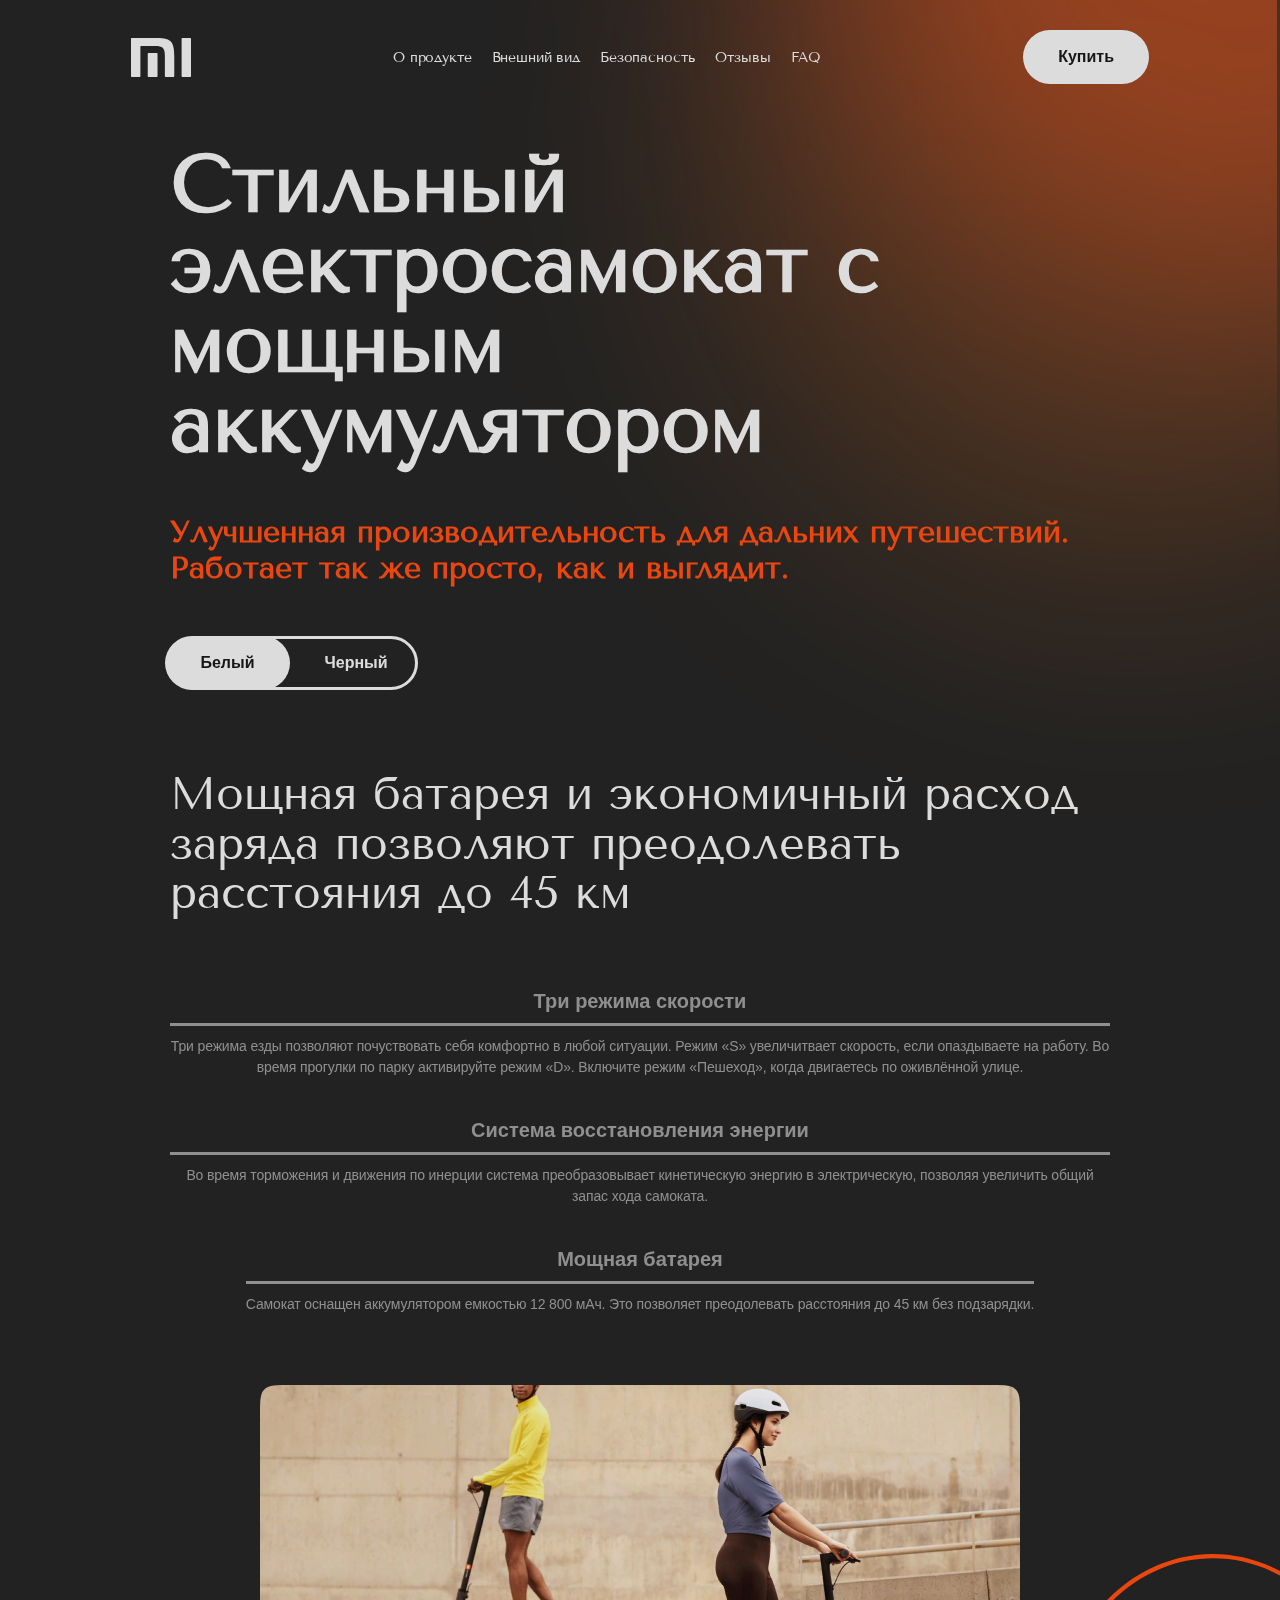
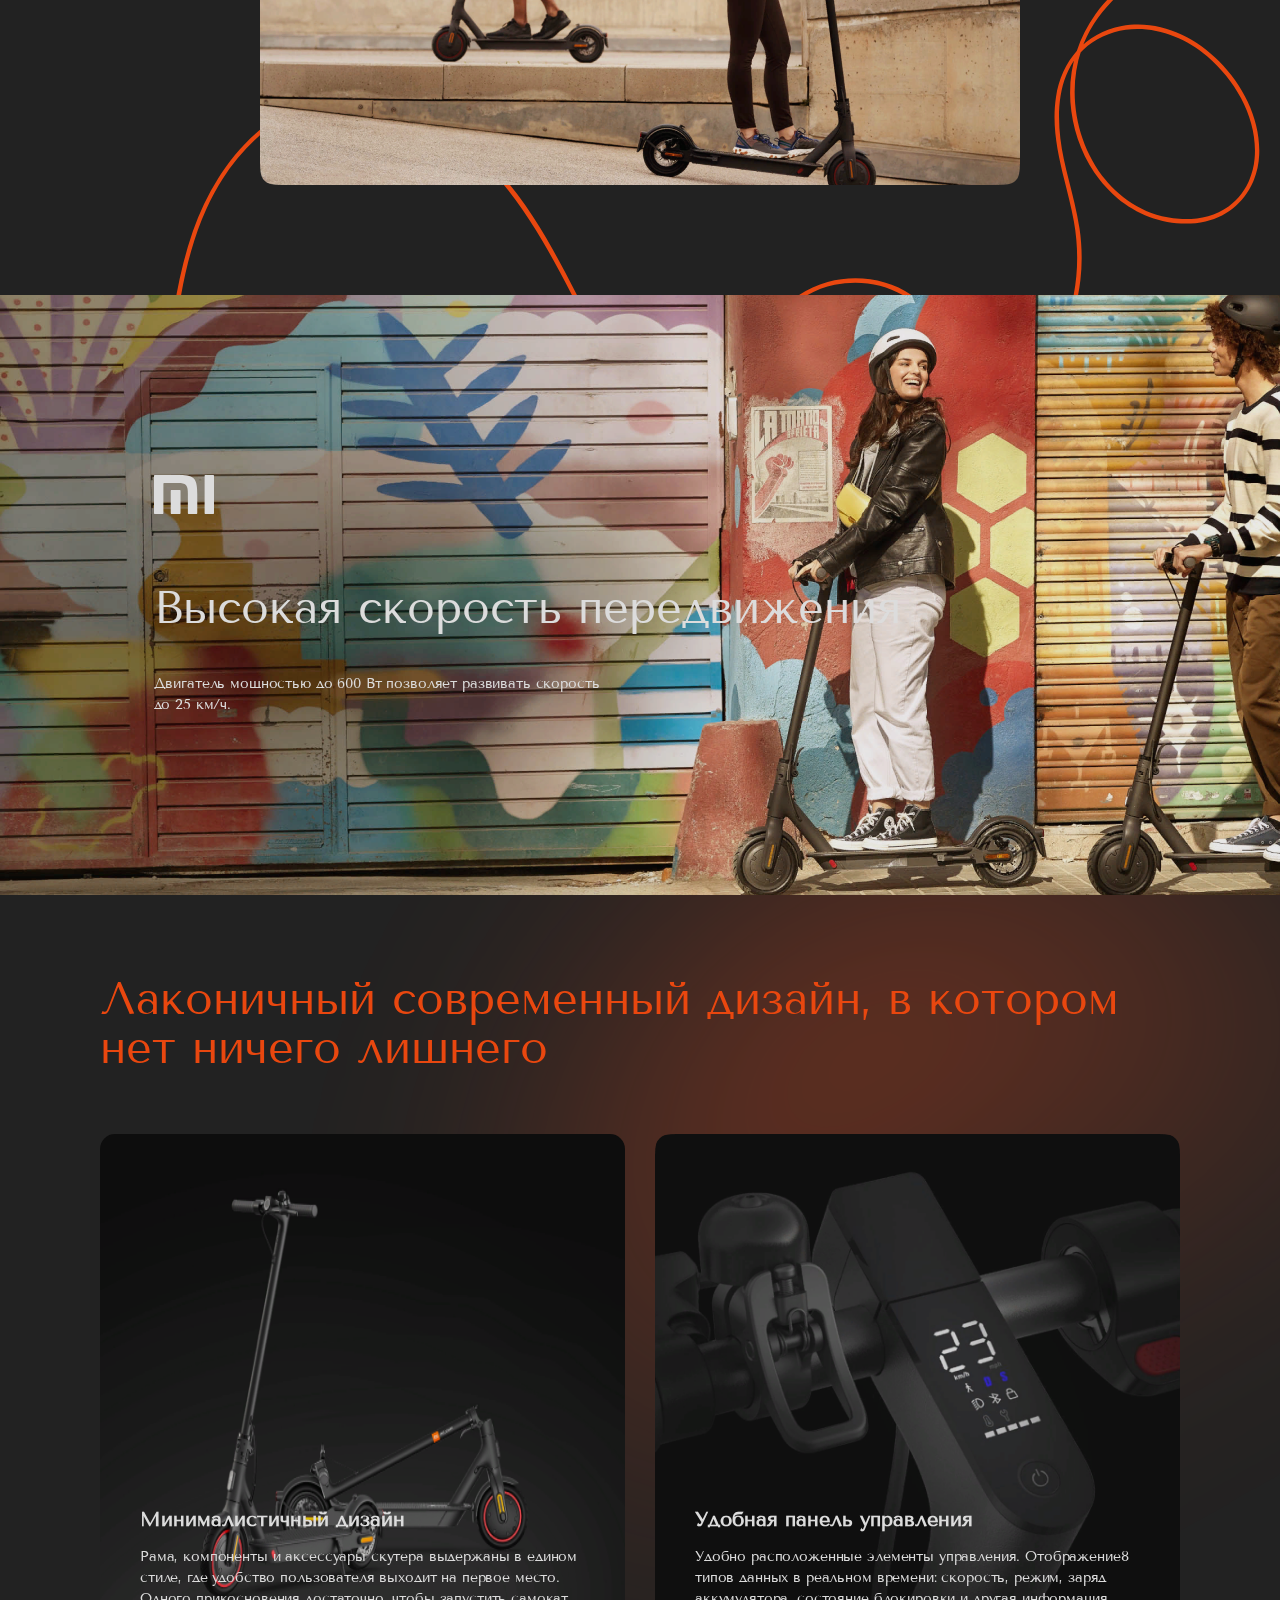
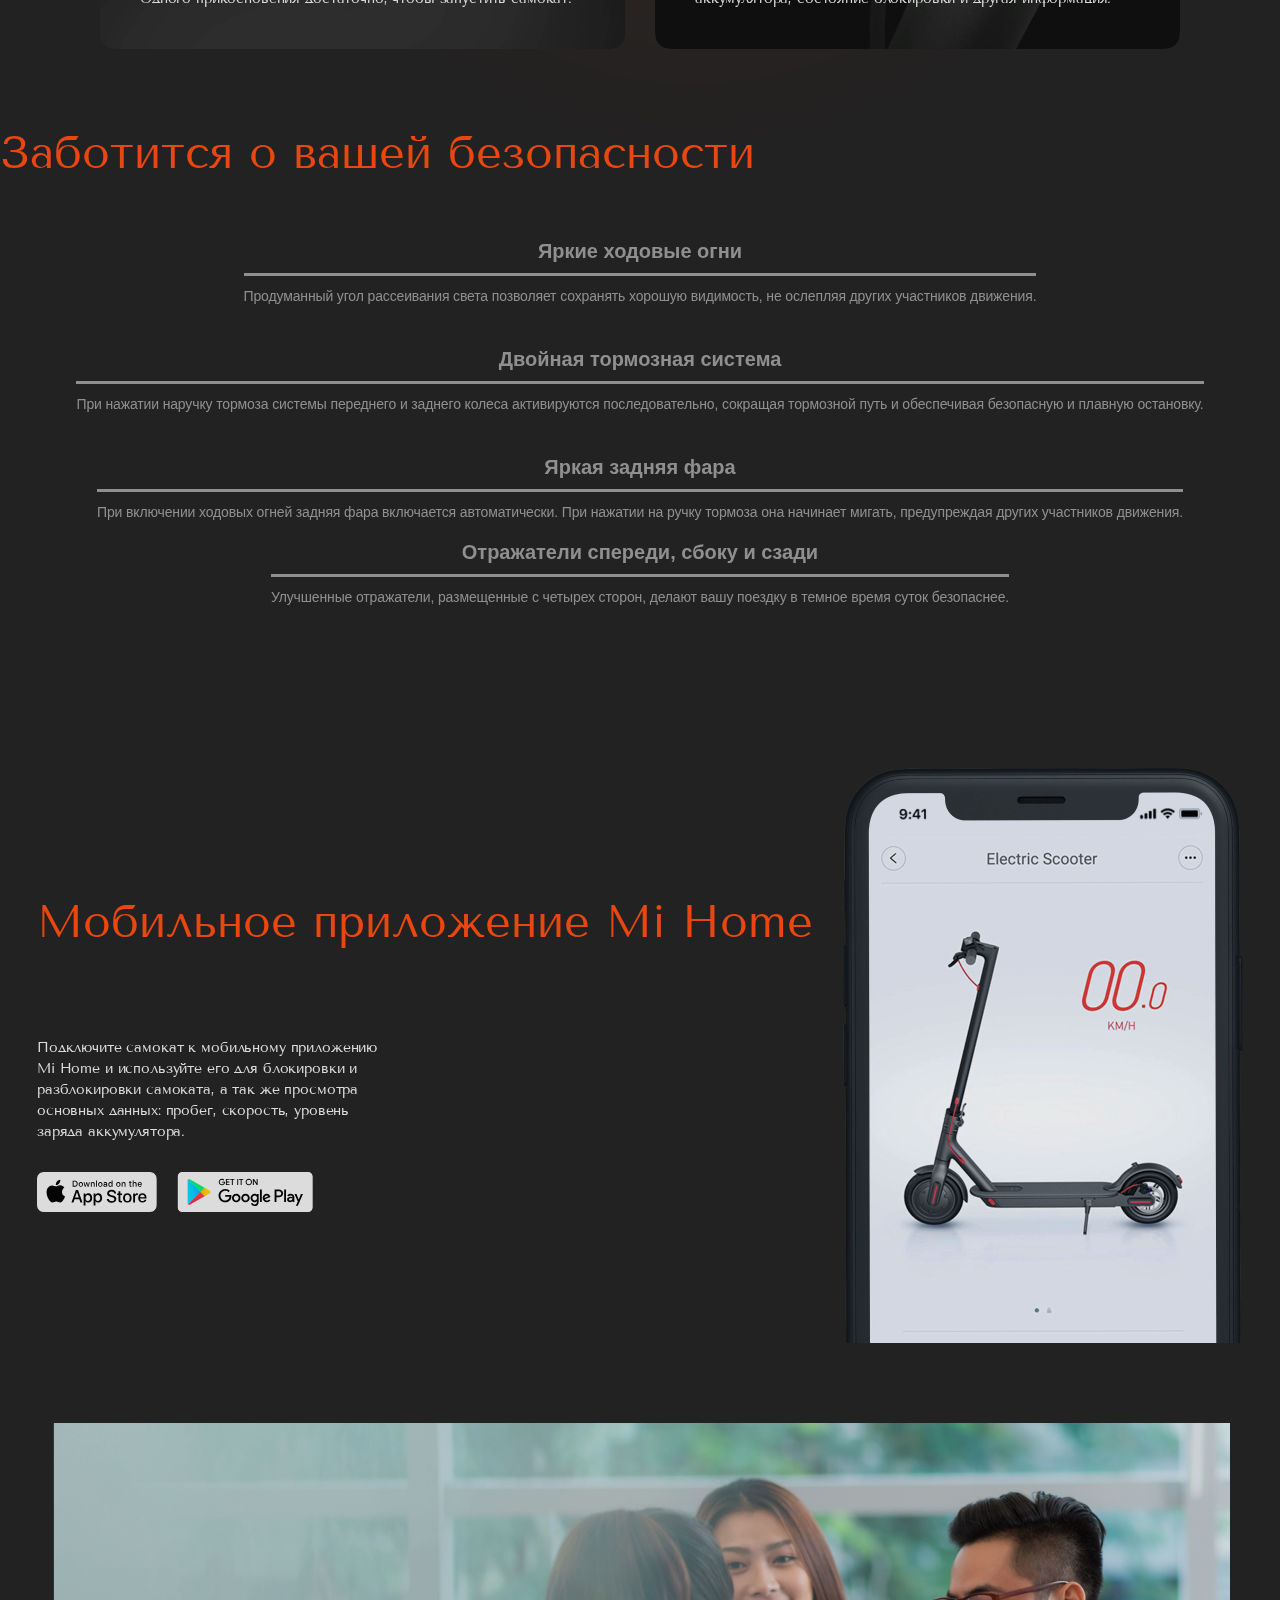
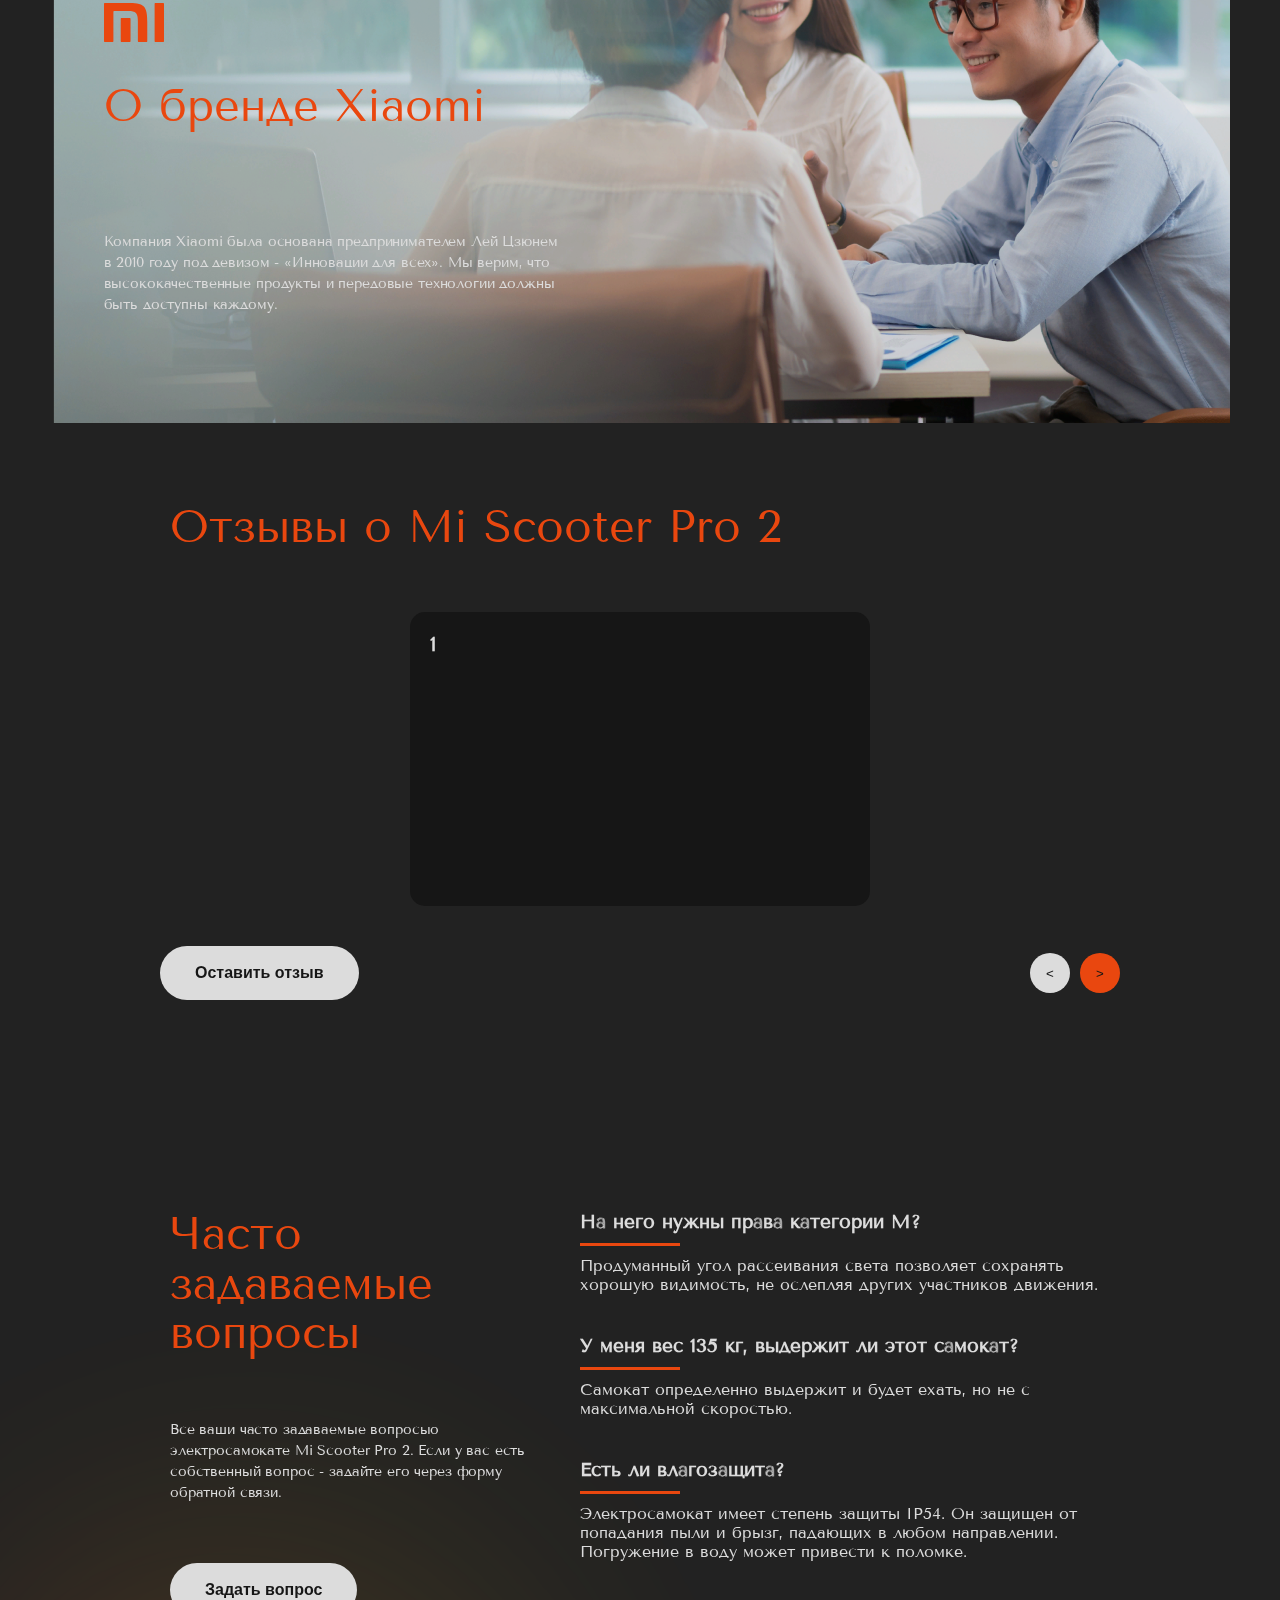
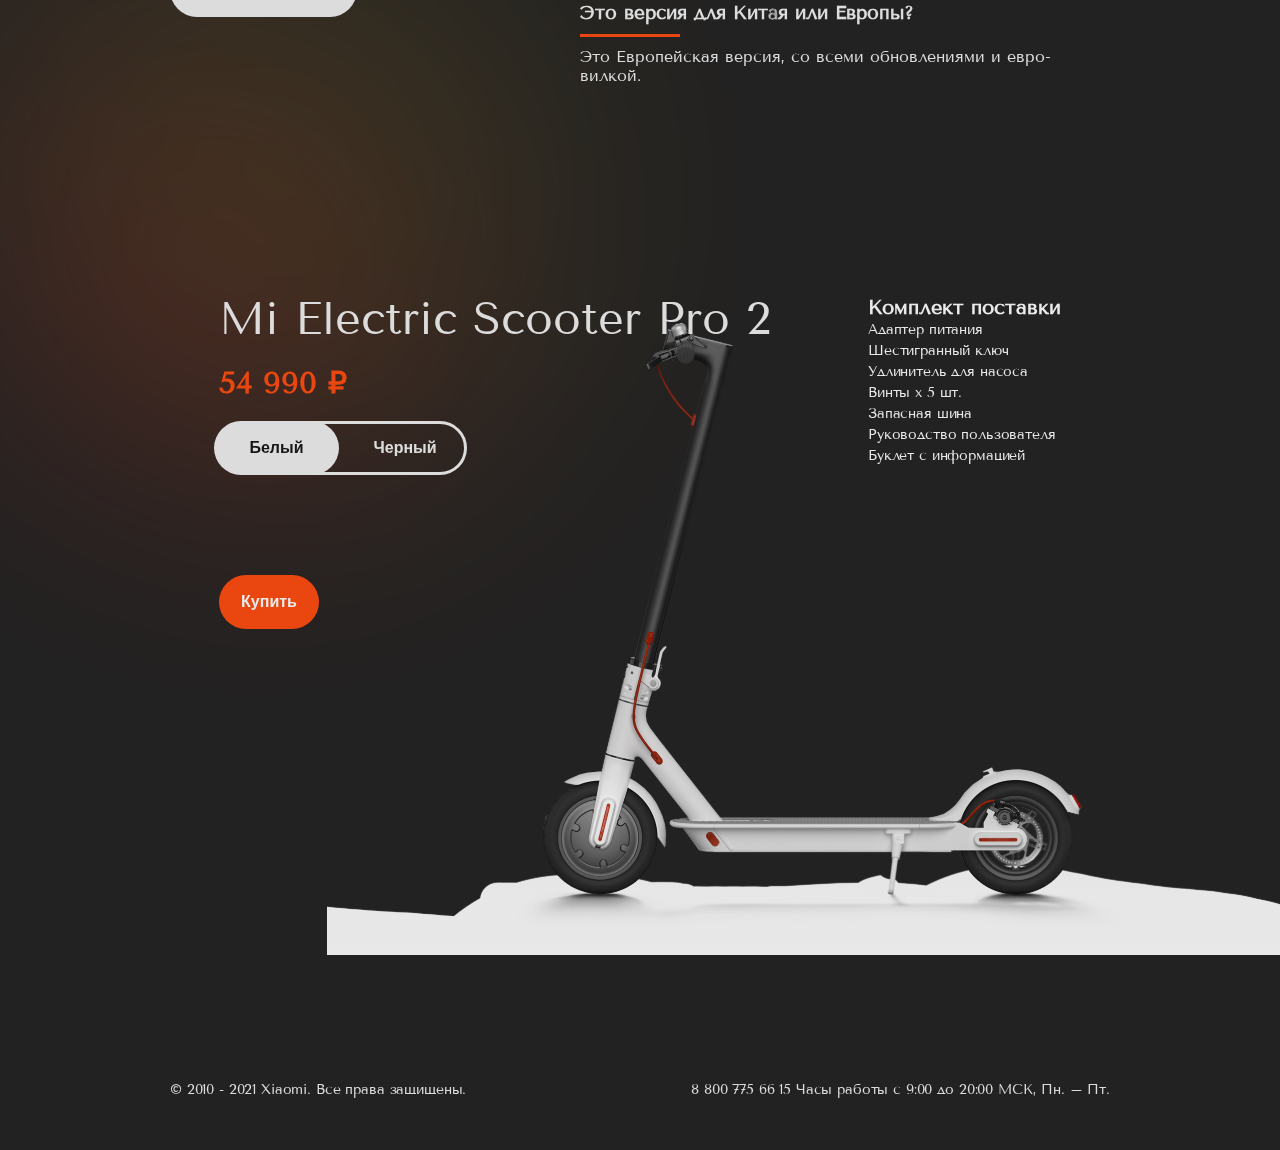
<file: index.html>
<!DOCTYPE html>
<html lang="en">
  <head>
    <meta charset="UTF-8" />
    <meta name="viewport" content="width=device-width, initial-scale=1.0" />
    <link
      rel="shortcut icon"
      href="index-img/42558kickscooter_99005.ico"
      type="image/x-icon"
    />
    <link rel="preconnect" href="https://fonts.googleapis.com" />
    <link rel="preconnect" href="https://fonts.gstatic.com" crossorigin />
    <link
      href="https://fonts.googleapis.com/css2?family=Roboto:ital,wght@0,300;0,400;1,700&family=Tenor+Sans&display=swap"
      rel="stylesheet"
    />
    <link rel="stylesheet" href="index.css" />
    <title>Mi Electro</title>
  </head>
  <body>
    <header>
      <div class="header__block-flex">
        <img src="index-img/Group 13.svg" alt="" class="logo" />
        <button class="menu-btn">Меню</button>
        <div class="header__menu">
          <div class="header__menu-flex">
            <a href="" class="header__menu-link">О продукте</a>
            <a href="" class="header__menu-link">Внешний вид</a>
            <a href="" class="header__menu-link">Безопасность</a>
            <a href="" class="header__menu-link">Отзывы</a>
            <a href="" class="header__menu-link">FAQ</a>
          </div>
        </div>

        <button class="header__btn">Купить</button>
      </div>
      <div class="background-elips"></div>
      <div class="background-elips-two"></div>
    </header>

    <section class="welcome">
      <div class="welcome__text-flex">
        <h1 class="welcome__h">
          Стильный электросамокат с мощным аккумулятором
        </h1>
        <p class="welcome__p">
          Улучшенная производительность для дальних путешествий. Работает так же
          просто, как и выглядит.
        </p>
        <div class="welcome__butons">
          <button class="welcome__btn active-btn">
            <a href="index.html" class="indexHtml">Белый</a>
          </button>
          <button class="welcome__btn">
            <a href="white.html" class="whiteHtml">Черный</a>
          </button>
        </div>
      </div>
    </section>

    <section class="photo">
      <h2 class="photo__h">
        Мощная батарея и экономичный расход заряда позволяют преодолевать
        расстояния до 45 км
      </h2>
      <div class="photo__flex-buttons">
        <button class="photo__text">
          <h3 class="photo__text-h">Три режима скорости</h3>
          <span class="line"></span>
          <p class="photo__text-p">
            Три режима езды позволяют почуствовать себя комфортно в любой
            ситуации. Режим «S» увеличитвает скорость, если опаздываете на
            работу. Во время прогулки по парку активируйте режим «D». Включите
            режим «Пешеход», когда двигаетесь по оживлённой улице.
          </p>
        </button>
        <button class="photo__text">
          <h3 class="photo__text-h">Система восстановления энергии</h3>
          <span class="line"></span>
          <p class="photo__text-p">
            Во время торможения и движения по инерции система преобразовывает
            кинетическую энергию в электрическую, позволяя увеличить общий запас
            хода самоката.
          </p>
        </button>
        <button class="photo__text">
          <h3 class="photo__text-h">Мощная батарея</h3>
          <span class="line"></span>
          <p class="photo__text-p">
            Самокат оснащен аккумулятором емкостью 12 800 мАч. Это позволяет
            преодолевать расстояния до 45 км без подзарядки.
          </p>
        </button>
      </div>
      <div class="photo__block">
        <img src="index-img/Rectangle 23.png" alt="" class="photo__one" />
        <img src="index-img/Rectangle 23 (1).png" alt="" class="photo__two" />
        <img src="index-img/Rectangle 23 (2).png" alt="" class="photo__three" />
      </div>
    </section>

    <section class="background">
      <img src="index-img/Path.svg" alt="" class="path" />
      <div class="background__text">
        <img src="index-img/Group 13.svg" alt="" class="logo" />

        <h2 class="background__h">Высокая скорость передвижения</h2>
        <p class="background__p">
          Двигатель мощностью до 600 Вт позволяет развивать скорость до 25 км/ч.
        </p>
      </div>
    </section>

    <section class="design">
      <img src="index-img/Ellipse 32.svg" alt="" class="elips-three" />

      <h3 class="design__h">
        Лаконичный современный дизайн, в котором нет ничего лишнего
      </h3>

      <div class="design__block-flex">
        <div class="design__block">
          <img
            src="index-img/Rectangle 89.png"
            alt=""
            class="design__img-block"
          />
          <div class="design__text">
            <p class="design__par">Минималистичный дизайн</p>
            <p class="disign__p">
              Рама, компоненты и аксессуары скутера выдержаны в едином стиле,
              где удобство пользователя выходит на первое место. Одного
              прикосновения достаточно, чтобы запустить самокат.
            </p>
          </div>
        </div>

        <div class="design__block">
          <img src="index-img/image 198.png" alt="" class="design__img-block" />
          <div class="design__text">
            <p class="design__par">Удобная панель управления</p>
            <p class="disign__p">
              Удобно расположенные элементы управления. Отображение8 типов
              данных в реальном времени: скорость, режим, заряд аккумулятора,
              состояние блокировки и другая информация.
            </p>
          </div>
        </div>
      </div>
    </section>

    <section class="safety">
      <h3 class="design__h safety__h">Заботится о вашей безопасности</h3>

      <div class="photo__flex-buttons">
        <button class="photo__text">
          <h3 class="photo__text-h">Яркие ходовые огни</h3>
          <span class="line"></span>
          <p class="photo__text-p">
            Продуманный угол рассеивания света позволяет сохранять хорошую
            видимость, не ослепляя других участников движения.
          </p>
        </button>
        <button class="photo__text">
          <h3 class="photo__text-h">Двойная тормозная система</h3>
          <span class="line"></span>
          <p class="photo__text-p">
            При нажатии наручку тормоза системы переднего и заднего колеса
            активируются последовательно, сокращая тормозной путь и обеспечивая
            безопасную и плавную остановку.
          </p>
        </button>
        <button class="photo__text">
          <h3 class="photo__text-h">Яркая задняя фара</h3>
          <span class="line"></span>
          <p class="photo__text-p">
            При включении ходовых огней задняя фара включается автоматически.
            При нажатии на ручку тормоза она начинает мигать, предупреждая
            других участников движения.
          </p>
        </button>
        <button class="photo__text safety__text">
          <h3 class="photo__text-h">Отражатели спереди, сбоку и сзади</h3>
          <span class="line"></span>
          <p class="photo__text-p">
            Улучшенные отражатели, размещенные с четырех сторон, делают вашу
            поездку в темное время суток безопаснее.
          </p>
        </button>
      </div>
      <div class="photo__block">
        <img
          src="index-img/Rectangle 24.png"
          alt=""
          class="photo__one"
          style="display: none"
        />
        <img src="index-img/Rectangle 24 (1).png" alt="" class="photo__two" />
        <img src="index-img/Rectangle 24 (2).png" alt="" class="photo__three" />
        <img
          src="index-img/Rectangle 24 (3).png"
          alt=""
          class="photo__four"
          style="display: none"
        />
      </div>

      <div class="element-safety__block">
        <div class="element-block__text">
          <h3 class="design__h">Мобильное приложение Mi Home</h3>
          <p class="element-block__p">
            Подключите самокат к мобильному приложению Mi Home и используйте его
            для блокировки и разблокировки самоката, а так же просмотра основных
            данных: пробег, скорость, уровень заряда аккумулятора.
          </p>

          <div class="text__flex-block">
            <img src="index-img/Group.svg" alt="" class="logo-flex" />
            <img
              src="index-img/Store Name=Google Play, Badge Color Type=Black, Language=EN.svg"
              alt=""
              class="logo-flex"
            />
          </div>
        </div>

        <img src="index-img/7 копия 1.png" alt="" class="phone" />
      </div>
    </section>

    <section class="background background-brand">
      <div class="background__text background__text_mobil">
        <img src="index-img/Group22.svg" alt="" class="logo" />

        <h3 class="design__h">О бренде Xiaomi</h3>
        <p class="background__p">
          Компания Xiaomi была основана предпринимателем Лей Цзюнем в 2010 году
          под девизом - «Инновации для всех». Мы верим, что высококачественные
          продукты и передовые технологии должны быть доступны каждому.
        </p>
      </div>
    </section>

    <section class="reviews">
      <h3 class="design__h reviews__h">Отзывы о Mi Scooter Pro 2</h3>

      <div class="reviews__block-flex">
        <div class="block__review">
          <h4 class="review__h">1</h4>
        </div>

        <div class="block__review">
          <h4 class="review__h">Михаил Сафонов</h4>
          <span class="line-small"></span>
          <p class="review__p">
            Выбирал между двумя моделями: этим Mi Scooter Pro 2 и Ninebot Max
            30P, в плюсах Макса - десятидюймовая резина и дальность пробега на
            одном заряде, скорость зарядки. В плюсах Xiaomi - Удобства переноски
            (вес аппарата, развесовка). В итоге купил Xiaomi и поставил 10
            дюймовые шины - получил комфорт при небольшом весе самоката.
          </p>
        </div>

        <div class="block__review">
          <h4 class="review__h">Имя скрыто</h4>
          <span class="line-small"></span>
          <p class="review__p">
            Владею также первой версией самоката (m365). В версии pro 2
            исправлено множество недостатков m365: - усилен узел складывания и
            язычок - батарея находится в отдельном жёстком алюминиевом корпусе,
            что исключает её поломку из-за тряски - установлена поддержка
            заднего крыла и защита провода заднего габарита.
          </p>
        </div>

        <div class="block__review">
          <h4 class="review__h">Алексей З.</h4>
          <span class="line-small"></span>
          <p class="review__p">
            Мой вес 57кг, прошитый с максимальной 32км в час в режиме S по
            Москве у меня осилил - 25км и еще оставалось 16% заряда.
            ОБЯЗАТЕЛЬНО: следите за давлением в камерах. Прям очень советую
            купить электронный насос от Xiaomi, и раз в неделю подкачивайте. С
            завода самокат приезжает с сильно недокачанными
          </p>
        </div>

        <div class="block__review">
          <h4 class="review__h">5</h4>
        </div>

        <div class="block__review">
          <h4 class="review__h">6</h4>
        </div>
      </div>

      <div class="button-block-flex">
        <button class="review__btn">Оставить отзыв</button>

        <div class="element-modal-window" style="display: none">
          <div class="block-modal-window">
            <div class="flex">
              <button class="klose">Закрыть</button>

              <h3 class="design__h">Оставте отзыв</h3>

              <input class="input" type="text" />

              <button class="send">Отправить</button>
            </div>
          </div>
        </div>

        <div class="btn-block-flex">
          <button class="left"><</button>
          <button class="right">></button>
        </div>
      </div>
    </section>

    <section class="questions">
      <div class="questions__flex">
        <div class="block-text">
          <img src="index-img/Ellipse 35.svg" alt="" class="elipse" />
          <h3 class="design__h">Часто задаваемые вопросы</h3>
          <p class="block-text__p">
            Все ваши часто задаваемые вопросыо электросамокате Mi Scooter Pro 2.
            Если у вас есть собственный вопрос - задайте его через форму
            обратной связи.
          </p>
          <button class="btn-questions">Задать вопрос</button>

          <div class="element-modal-window-two" style="display: none">
            <div class="block-modal-window">
              <div class="flex">
                <button class="klose">Закрыть</button>

                <h3 class="design__h">Задайте вопрос</h3>

                <input class="input" type="text" />

                <button class="send">Отправить</button>
              </div>
            </div>
          </div>
        </div>

        <div class="block__questions">
          <div class="question">
            <h3 class="photo__text-active-h">
              На него нужны права категории M?
            </h3>
            <span class="lin"></span>
            <p class="photo__text-active-h">
              Продуманный угол рассеивания света позволяет сохранять хорошую
              видимость, не ослепляя других участников движения.
            </p>
          </div>
          <div class="question">
            <h3 class="photo__text-active-h">
              У меня вес 135 кг, выдержит ли этот самокат?
            </h3>
            <span class="lin"></span>
            <p class="photo__text-active-h">
              Самокат определенно выдержит и будет ехать, но не с максимальной
              скоростью.
            </p>
          </div>
          <div class="question">
            <h3 class="photo__text-active-h">Есть ли влагозащита?</h3>
            <span class="lin"></span>
            <p class="photo__text-active-h">
              Электросамокат имеет степень защиты IP54. Он защищен от попадания
              пыли и брызг, падающих в любом направлении. Погружение в воду
              может привести к поломке.
            </p>
          </div>
          <div class="question">
            <h3 class="photo__text-active-h">
              Это версия для Китая или Европы?
            </h3>
            <span class="lin"></span>
            <p class="photo__text-active-h">
              Это Европейская версия, со всеми обновлениями и евро-вилкой.
            </p>
          </div>
        </div>
      </div>
    </section>

    <section class="scooter">
      <div class="scooter__flex">
        <div class="scooter-block-text">
          <h4 class="scooter__h">Mi Electric Scooter Pro 2</h4>
          <span class="cent">54 990 ₽</span>

          <div class="welcome__butons">
            <button class="welcome__btn active-btn">
              <a href="index.html" class="indexHtml">Белый</a>
            </button>
            <button class="welcome__btn">
              <a href="white.html" class="whiteHtml">Черный</a>
            </button>
          </div>

          <button class="btn__pay">Купить</button>
        </div>
      </div>

      <div class="scooter-block-img">
        <img src="index-img/Байкtwo.svg" alt="" class="scooter__img" />

        <div class="block-ul">
          <ul class="scooter-ul__h">
            Комплект поставки
          </ul>
          <li class="scooter-ul__p">Адаптер питания</li>
          <li class="scooter-ul__p">Шестигранный ключ</li>
          <li class="scooter-ul__p">Удлинитель для насоса</li>
          <li class="scooter-ul__p">Винты x 5 шт.</li>
          <li class="scooter-ul__p">Запасная шина</li>
          <li class="scooter-ul__p">Руководство пользователя</li>
          <li class="scooter-ul__p">Буклет с информацией</li>
        </div>
      </div>
    </section>

    <footer>
      <p class="footer__p">© 2010 - 2021 Xiaomi. Все права защищены.</p>
      <p class="footer__tel">
        <a href="tel:8 800 775 66 15" class="tel">8 800 775 66 15</a> Часы
        работы с 9:00 до 20:00 МСК, Пн. – Пт.
      </p>
    </footer>

    <script src="index.js"></script>
  </body>
</html>
</file>
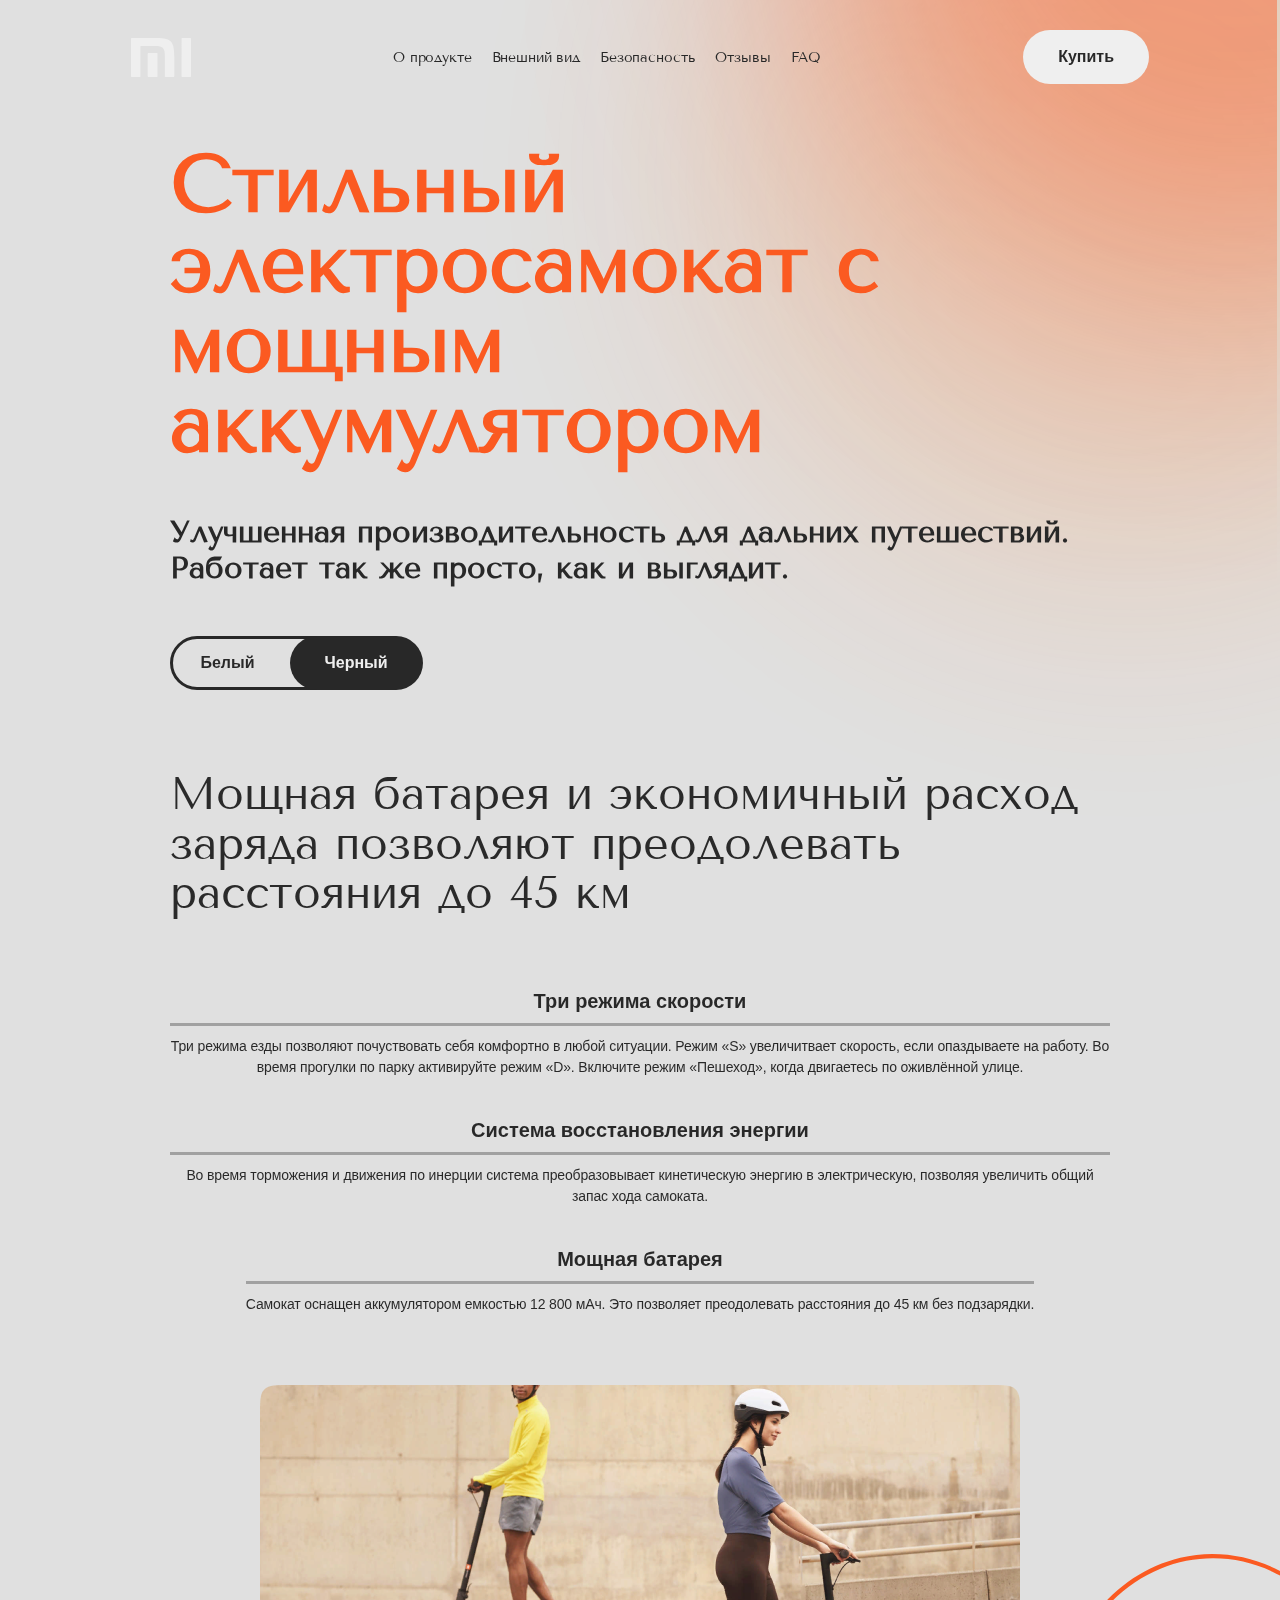
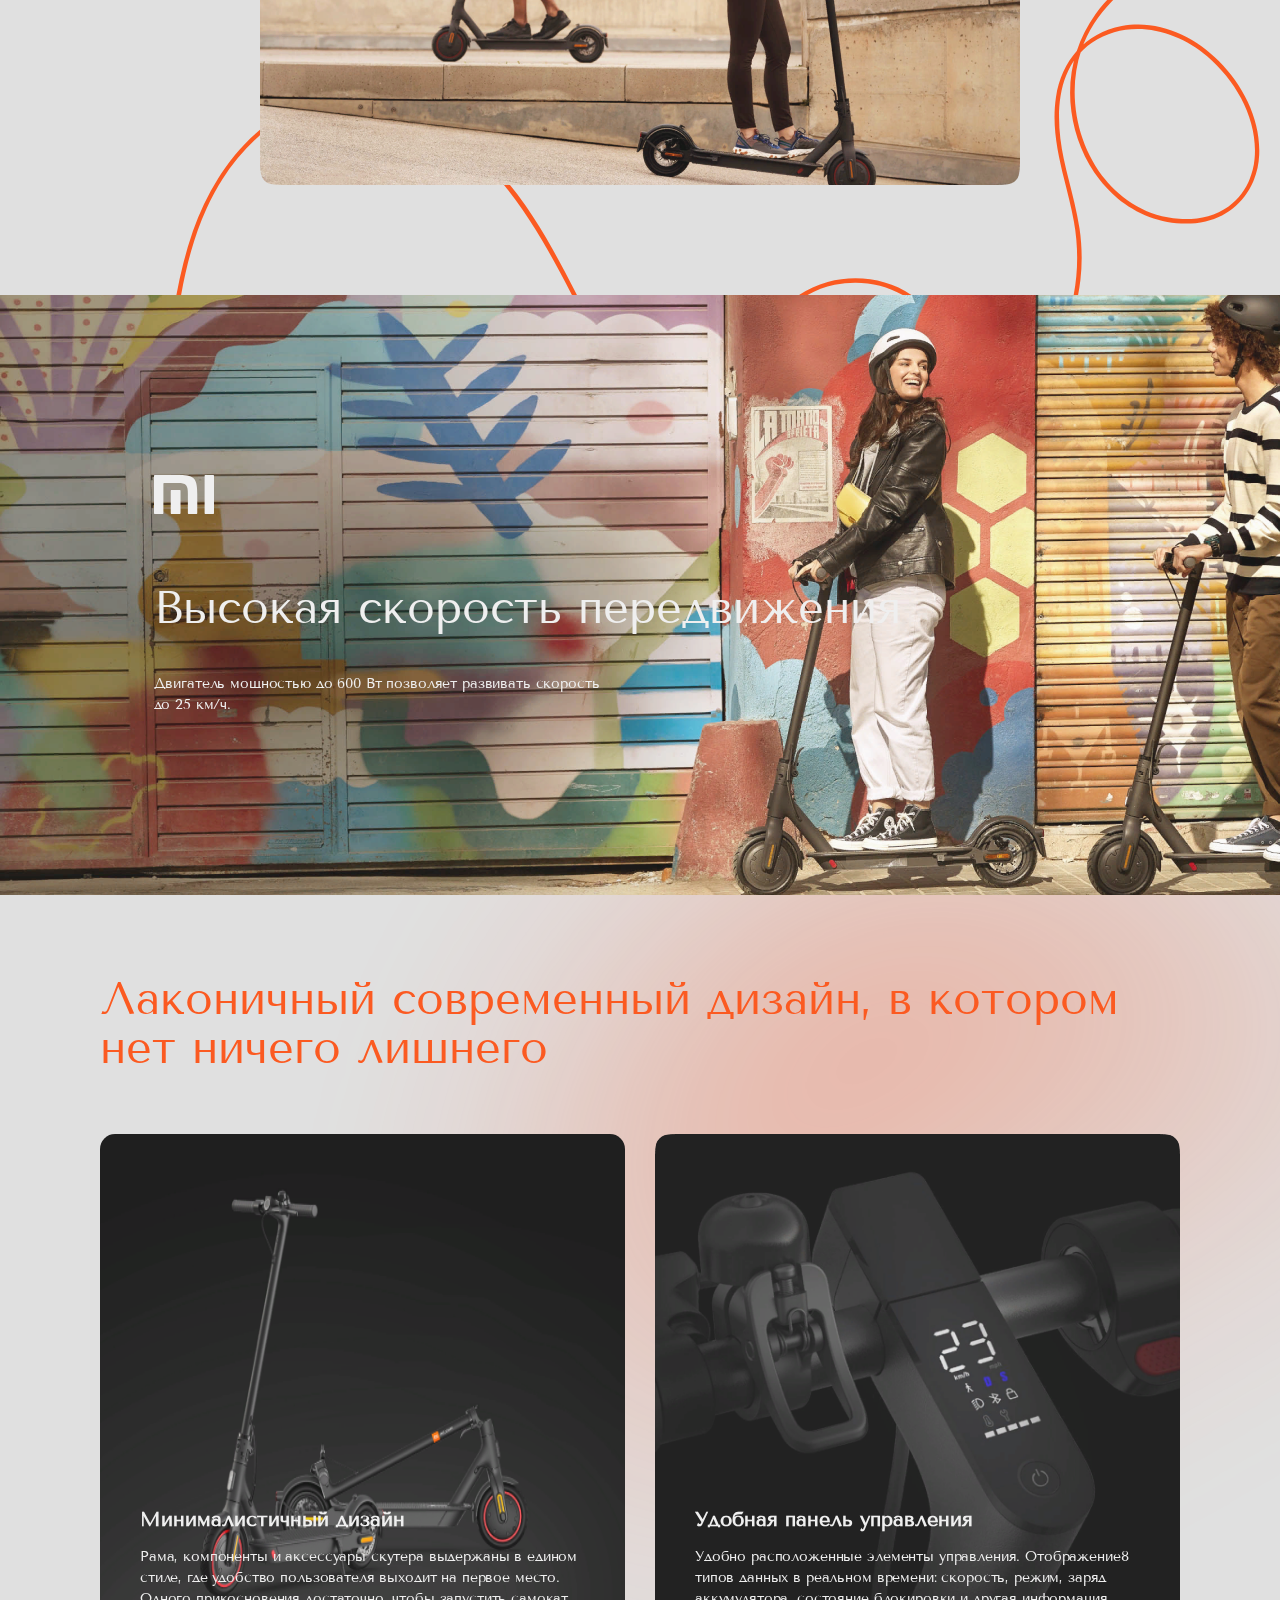
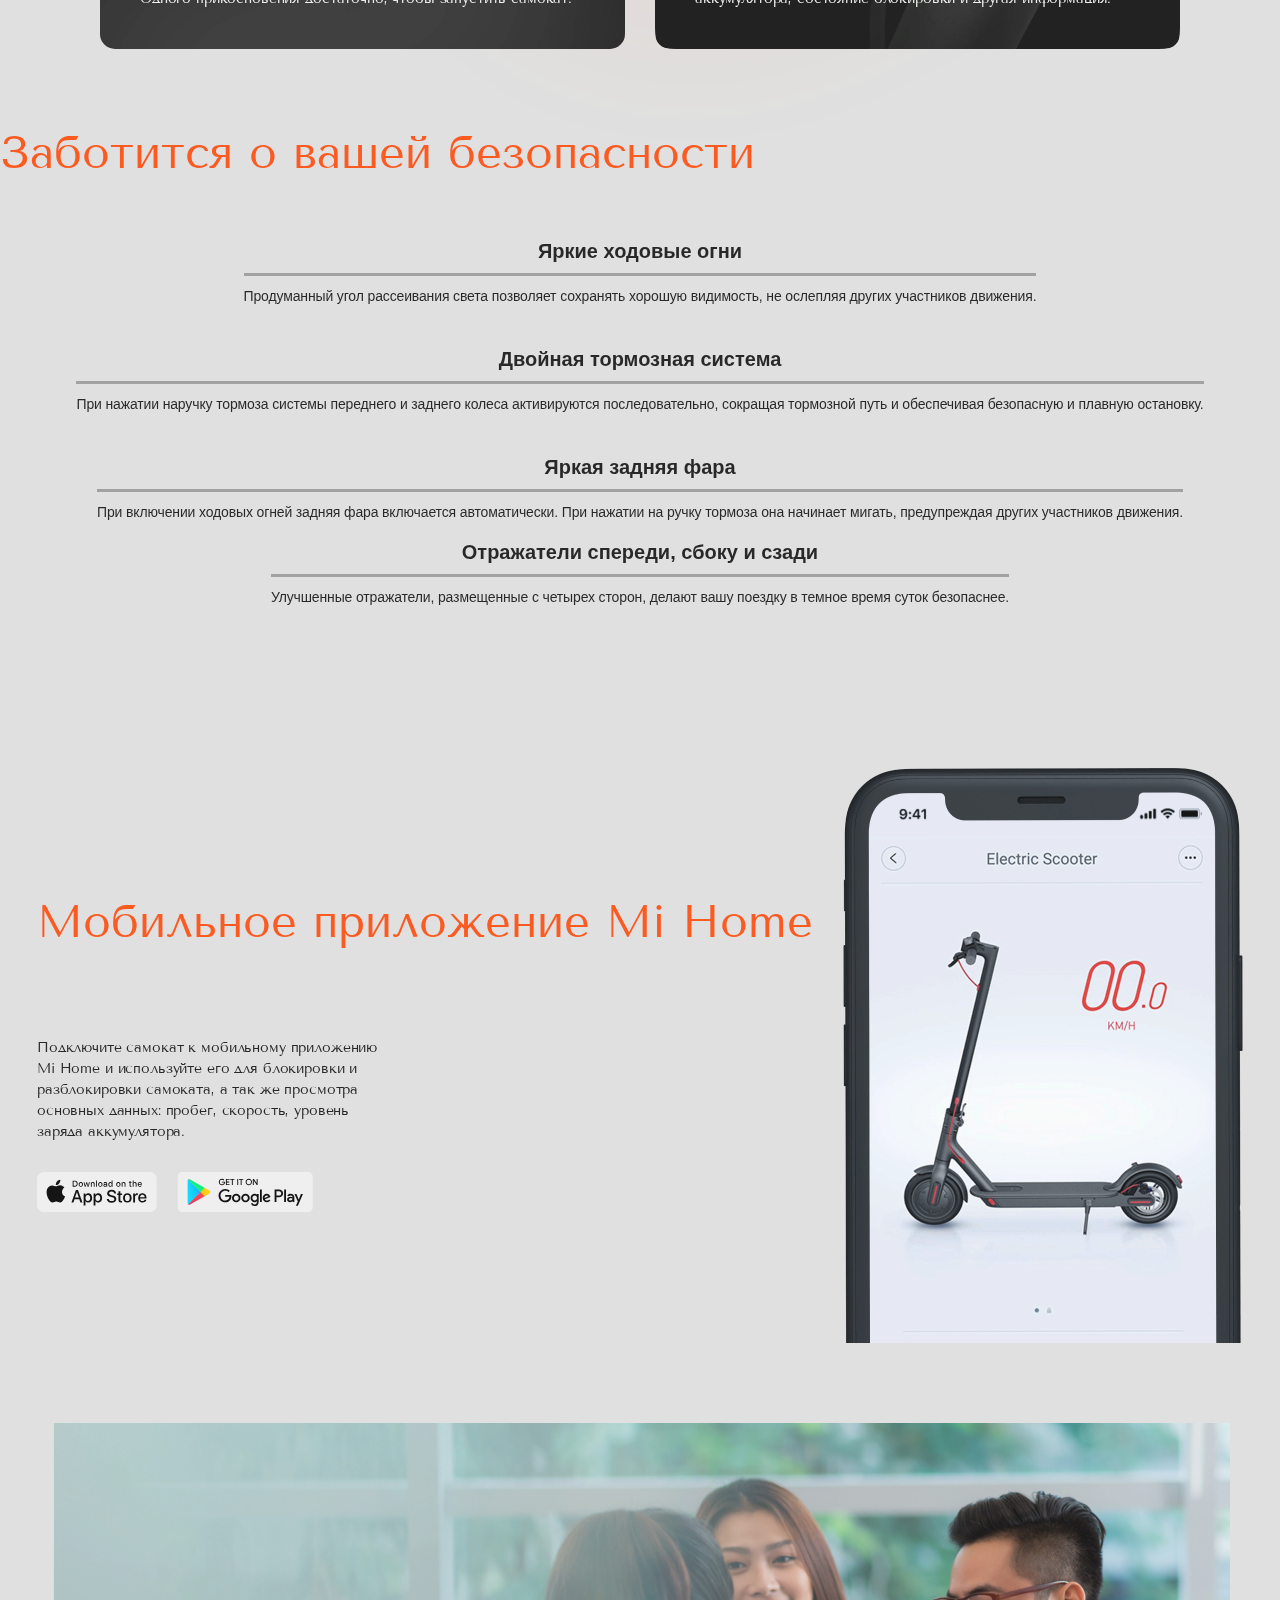
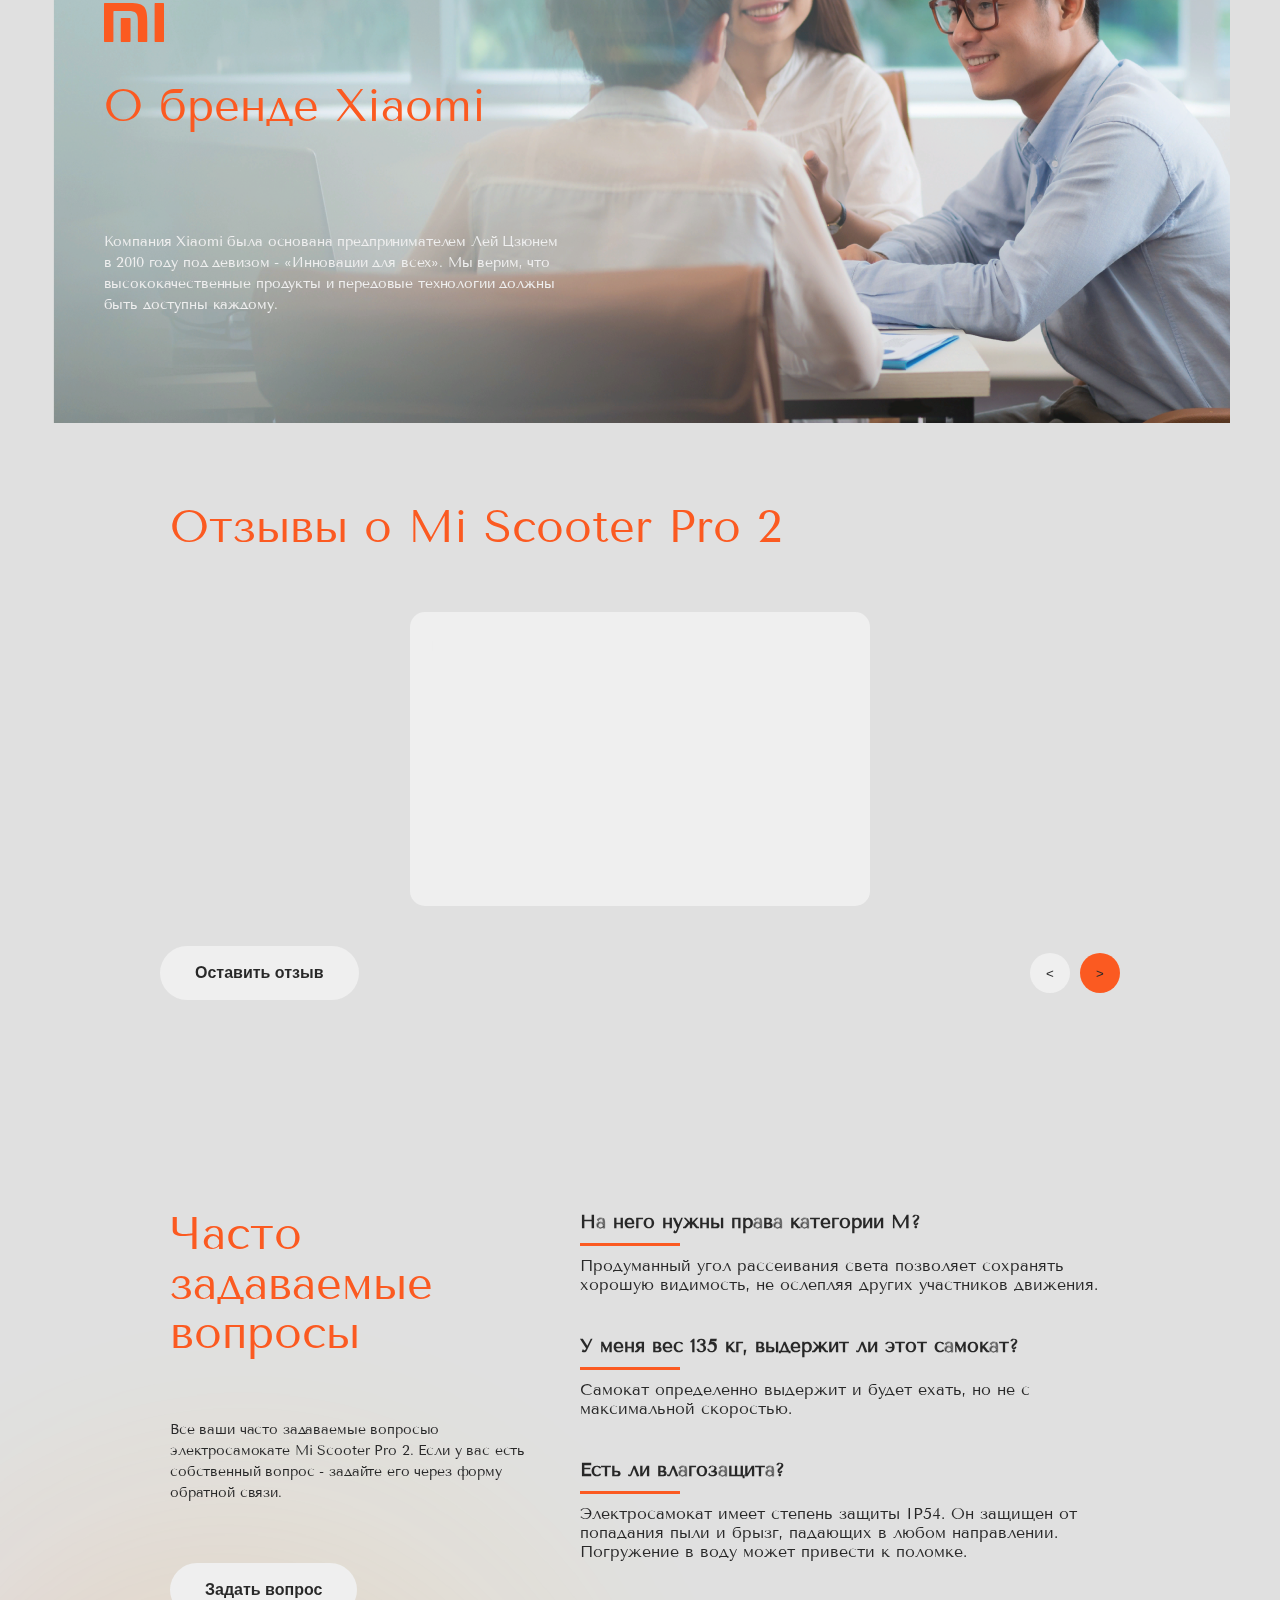
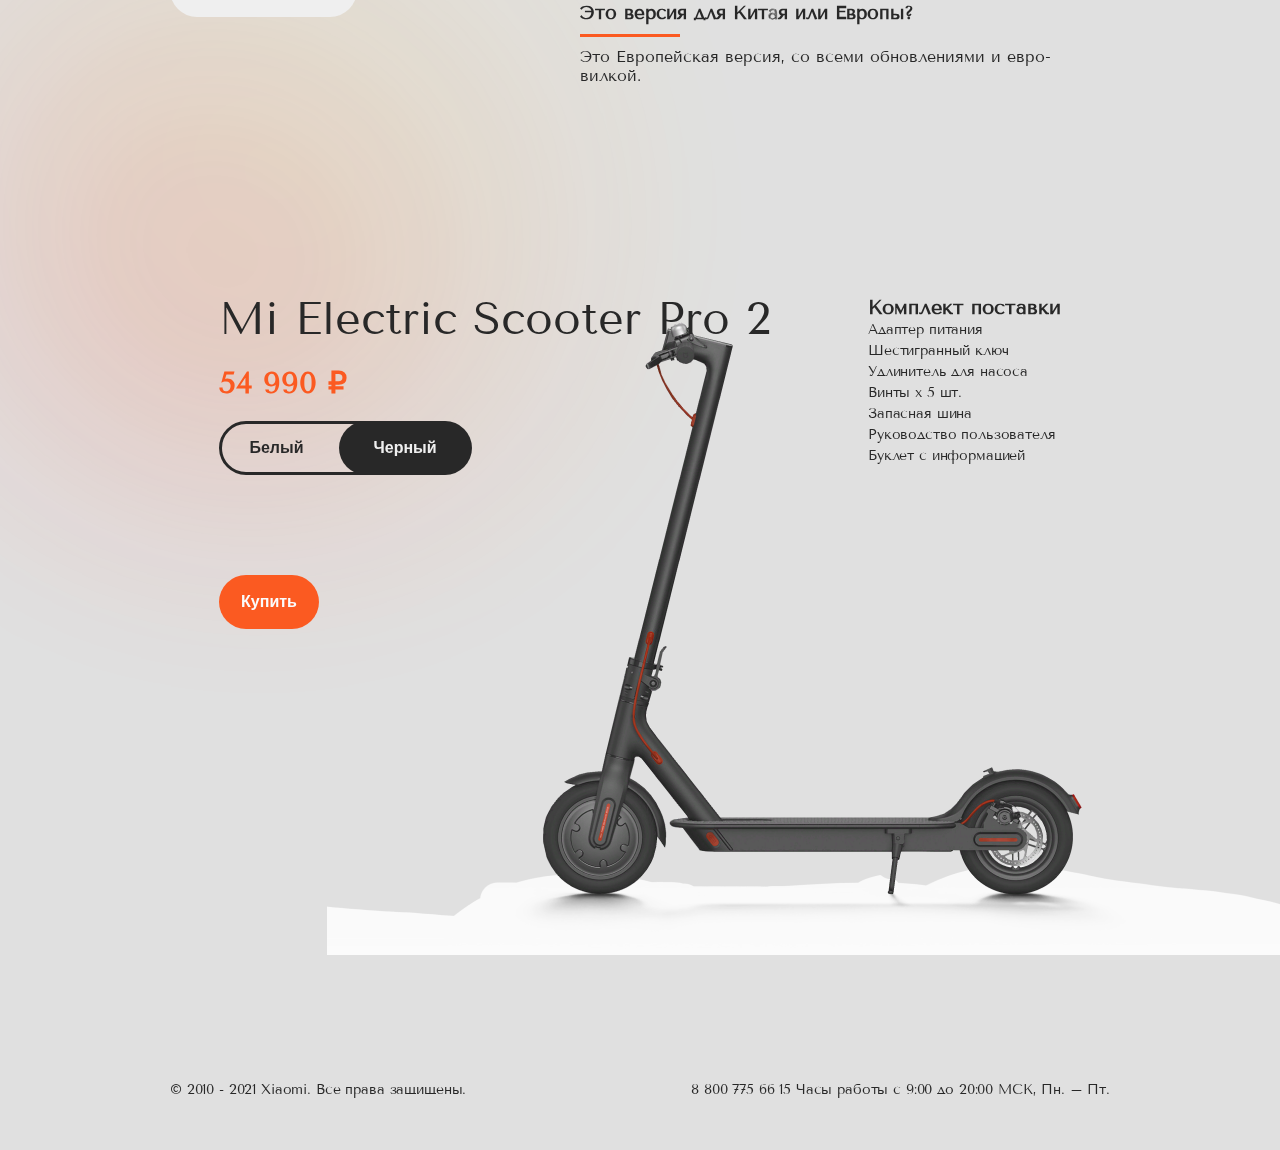
<file: white.html>
<!DOCTYPE html>
<html lang="en">
  <head>
    <meta charset="UTF-8" />
    <meta name="viewport" content="width=device-width, initial-scale=1.0" />
    <link
      rel="shortcut icon"
      href="index-img/42558kickscooter_99005.ico"
      type="image/x-icon"
    />
    <link rel="preconnect" href="https://fonts.googleapis.com" />
    <link rel="preconnect" href="https://fonts.gstatic.com" crossorigin />
    <link
      href="https://fonts.googleapis.com/css2?family=Roboto:ital,wght@0,300;0,400;1,700&family=Tenor+Sans&display=swap"
      rel="stylesheet"
    />
    <link rel="stylesheet" href="white.css" />
    <title>Mi Electro</title>
  </head>
  <body>
    <header>
      <div class="header__block-flex">
        <img src="index-img/Group 13.svg" alt="" class="logo" />
        <button class="menu-btn">Меню</button>
        <div class="header__menu">
          <div class="header__menu-flex">
            <a href="" class="header__menu-link">О продукте</a>
            <a href="" class="header__menu-link">Внешний вид</a>
            <a href="" class="header__menu-link">Безопасность</a>
            <a href="" class="header__menu-link">Отзывы</a>
            <a href="" class="header__menu-link">FAQ</a>
          </div>
        </div>

        <button class="header__btn">Купить</button>
      </div>
      <div class="background-elips"></div>
      <div class="background-elips-two"></div>
    </header>

    <section class="welcome">
      <div class="welcome__text-flex">
        <h1 class="welcome__h">
          Стильный электросамокат с мощным аккумулятором
        </h1>
        <p class="welcome__p">
          Улучшенная производительность для дальних путешествий. Работает так же
          просто, как и выглядит.
        </p>
        <div class="welcome__butons">
          <button class="welcome__btn">
            <a href="index.html" class="indexHtml">Белый</a>
          </button>
          <button class="welcome__btn active-btn">
            <a href="white.html" class="whiteHtml">Черный</a>
          </button>
        </div>
      </div>
    </section>

    <section class="photo">
      <h2 class="photo__h">
        Мощная батарея и экономичный расход заряда позволяют преодолевать
        расстояния до 45 км
      </h2>
      <div class="photo__flex-buttons">
        <button class="photo__text">
          <h3 class="photo__text-h">Три режима скорости</h3>
          <span class="line"></span>
          <p class="photo__text-p">
            Три режима езды позволяют почуствовать себя комфортно в любой
            ситуации. Режим «S» увеличитвает скорость, если опаздываете на
            работу. Во время прогулки по парку активируйте режим «D». Включите
            режим «Пешеход», когда двигаетесь по оживлённой улице.
          </p>
        </button>
        <button class="photo__text">
          <h3 class="photo__text-h">Система восстановления энергии</h3>
          <span class="line"></span>
          <p class="photo__text-p">
            Во время торможения и движения по инерции система преобразовывает
            кинетическую энергию в электрическую, позволяя увеличить общий запас
            хода самоката.
          </p>
        </button>
        <button class="photo__text">
          <h3 class="photo__text-h">Мощная батарея</h3>
          <span class="line"></span>
          <p class="photo__text-p">
            Самокат оснащен аккумулятором емкостью 12 800 мАч. Это позволяет
            преодолевать расстояния до 45 км без подзарядки.
          </p>
        </button>
      </div>
      <div class="photo__block">
        <img src="index-img/Rectangle 23.png" alt="" class="photo__one" />
        <img src="index-img/Rectangle 23 (1).png" alt="" class="photo__two" />
        <img src="index-img/Rectangle 23 (2).png" alt="" class="photo__three" />
      </div>
    </section>

    <section class="background">
      <img src="index-img/Path.svg" alt="" class="path" />
      <div class="background__text">
        <img src="index-img/Group 13.svg" alt="" class="logo" />

        <h2 class="background__h">Высокая скорость передвижения</h2>
        <p class="background__p">
          Двигатель мощностью до 600 Вт позволяет развивать скорость до 25 км/ч.
        </p>
      </div>
    </section>

    <section class="design">
      <img src="index-img/Ellipse 32.svg" alt="" class="elips-three" />

      <h3 class="design__h">
        Лаконичный современный дизайн, в котором нет ничего лишнего
      </h3>

      <div class="design__block-flex">
        <div class="design__block">
          <img
            src="index-img/Rectangle 89.png"
            alt=""
            class="design__img-block"
          />
          <div class="design__text">
            <p class="design__par">Минималистичный дизайн</p>
            <p class="disign__p">
              Рама, компоненты и аксессуары скутера выдержаны в едином стиле,
              где удобство пользователя выходит на первое место. Одного
              прикосновения достаточно, чтобы запустить самокат.
            </p>
          </div>
        </div>

        <div class="design__block">
          <img src="index-img/image 198.png" alt="" class="design__img-block" />
          <div class="design__text">
            <p class="design__par">Удобная панель управления</p>
            <p class="disign__p">
              Удобно расположенные элементы управления. Отображение8 типов
              данных в реальном времени: скорость, режим, заряд аккумулятора,
              состояние блокировки и другая информация.
            </p>
          </div>
        </div>
      </div>
    </section>

    <section class="safety">
      <h3 class="design__h safety__h">Заботится о вашей безопасности</h3>

      <div class="photo__flex-buttons">
        <button class="photo__text">
          <h3 class="photo__text-h">Яркие ходовые огни</h3>
          <span class="line"></span>
          <p class="photo__text-p">
            Продуманный угол рассеивания света позволяет сохранять хорошую
            видимость, не ослепляя других участников движения.
          </p>
        </button>
        <button class="photo__text">
          <h3 class="photo__text-h">Двойная тормозная система</h3>
          <span class="line"></span>
          <p class="photo__text-p">
            При нажатии наручку тормоза системы переднего и заднего колеса
            активируются последовательно, сокращая тормозной путь и обеспечивая
            безопасную и плавную остановку.
          </p>
        </button>
        <button class="photo__text">
          <h3 class="photo__text-h">Яркая задняя фара</h3>
          <span class="line"></span>
          <p class="photo__text-p">
            При включении ходовых огней задняя фара включается автоматически.
            При нажатии на ручку тормоза она начинает мигать, предупреждая
            других участников движения.
          </p>
        </button>
        <button class="photo__text safety__text">
          <h3 class="photo__text-h">Отражатели спереди, сбоку и сзади</h3>
          <span class="line"></span>
          <p class="photo__text-p">
            Улучшенные отражатели, размещенные с четырех сторон, делают вашу
            поездку в темное время суток безопаснее.
          </p>
        </button>
      </div>
      <div class="photo__block">
        <img
          src="index-img/Rectangle 24.png"
          alt=""
          class="photo__one"
          style="display: none"
        />
        <img src="index-img/Rectangle 24 (1).png" alt="" class="photo__two" />
        <img src="index-img/Rectangle 24 (2).png" alt="" class="photo__three" />
        <img
          src="index-img/Rectangle 24 (3).png"
          alt=""
          class="photo__four"
          style="display: none"
        />
      </div>

      <div class="element-safety__block">
        <div class="element-block__text">
          <h3 class="design__h">Мобильное приложение Mi Home</h3>
          <p class="element-block__p">
            Подключите самокат к мобильному приложению Mi Home и используйте его
            для блокировки и разблокировки самоката, а так же просмотра основных
            данных: пробег, скорость, уровень заряда аккумулятора.
          </p>

          <div class="text__flex-block">
            <img src="index-img/Group.svg" alt="" class="logo-flex" />
            <img
              src="index-img/Store Name=Google Play, Badge Color Type=Black, Language=EN.svg"
              alt=""
              class="logo-flex"
            />
          </div>
        </div>

        <img src="index-img/7 копия 1.png" alt="" class="phone" />
      </div>
    </section>

    <section class="background background-brand">
      <div class="background__text background__text_mobil">
        <img src="index-img/Group22.svg" alt="" class="logo" />

        <h3 class="design__h">О бренде Xiaomi</h3>
        <p class="background__p">
          Компания Xiaomi была основана предпринимателем Лей Цзюнем в 2010 году
          под девизом - «Инновации для всех». Мы верим, что высококачественные
          продукты и передовые технологии должны быть доступны каждому.
        </p>
      </div>
    </section>

    <section class="reviews">
      <h3 class="design__h reviews__h">Отзывы о Mi Scooter Pro 2</h3>

      <div class="reviews__block-flex">
        <div class="block__review">
          <h4 class="review__h">1</h4>
        </div>

        <div class="block__review">
          <h4 class="review__h">Михаил Сафонов</h4>
          <span class="line-small"></span>
          <p class="review__p">
            Выбирал между двумя моделями: этим Mi Scooter Pro 2 и Ninebot Max
            30P, в плюсах Макса - десятидюймовая резина и дальность пробега на
            одном заряде, скорость зарядки. В плюсах Xiaomi - Удобства переноски
            (вес аппарата, развесовка). В итоге купил Xiaomi и поставил 10
            дюймовые шины - получил комфорт при небольшом весе самоката.
          </p>
        </div>

        <div class="block__review">
          <h4 class="review__h">Имя скрыто</h4>
          <span class="line-small"></span>
          <p class="review__p">
            Владею также первой версией самоката (m365). В версии pro 2
            исправлено множество недостатков m365: - усилен узел складывания и
            язычок - батарея находится в отдельном жёстком алюминиевом корпусе,
            что исключает её поломку из-за тряски - установлена поддержка
            заднего крыла и защита провода заднего габарита.
          </p>
        </div>

        <div class="block__review">
          <h4 class="review__h">Алексей З.</h4>
          <span class="line-small"></span>
          <p class="review__p">
            Мой вес 57кг, прошитый с максимальной 32км в час в режиме S по
            Москве у меня осилил - 25км и еще оставалось 16% заряда.
            ОБЯЗАТЕЛЬНО: следите за давлением в камерах. Прям очень советую
            купить электронный насос от Xiaomi, и раз в неделю подкачивайте. С
            завода самокат приезжает с сильно недокачанными
          </p>
        </div>

        <div class="block__review">
          <h4 class="review__h">5</h4>
        </div>

        <div class="block__review">
          <h4 class="review__h">6</h4>
        </div>
      </div>

      <div class="button-block-flex">
        <button class="review__btn">Оставить отзыв</button>

        <div class="element-modal-window" style="display: none">
          <div class="block-modal-window">
            <div class="flex">
              <button class="klose">Закрыть</button>

              <h3 class="design__h">Оставте отзыв</h3>

              <input class="input" type="text" />

              <button class="send">Отправить</button>
            </div>
          </div>
        </div>

        <div class="btn-block-flex">
          <button class="left"><</button>
          <button class="right">></button>
        </div>
      </div>
    </section>

    <section class="questions">
      <div class="questions__flex">
        <div class="block-text">
          <img src="index-img/Ellipse 35.svg" alt="" class="elipse" />
          <h3 class="design__h">Часто задаваемые вопросы</h3>
          <p class="block-text__p">
            Все ваши часто задаваемые вопросыо электросамокате Mi Scooter Pro 2.
            Если у вас есть собственный вопрос - задайте его через форму
            обратной связи.
          </p>
          <button class="btn-questions">Задать вопрос</button>

          <div class="element-modal-window-two" style="display: none">
            <div class="block-modal-window">
              <div class="flex">
                <button class="klose">Закрыть</button>

                <h3 class="design__h">Задайте вопрос</h3>

                <input class="input" type="text" />

                <button class="send">Отправить</button>
              </div>
            </div>
          </div>
        </div>

        <div class="block__questions">
          <div class="question">
            <h3 class="photo__text-active-h">
              На него нужны права категории M?
            </h3>
            <span class="lin"></span>
            <p class="photo__text-active-h">
              Продуманный угол рассеивания света позволяет сохранять хорошую
              видимость, не ослепляя других участников движения.
            </p>
          </div>
          <div class="question">
            <h3 class="photo__text-active-h">
              У меня вес 135 кг, выдержит ли этот самокат?
            </h3>
            <span class="lin"></span>
            <p class="photo__text-active-h">
              Самокат определенно выдержит и будет ехать, но не с максимальной
              скоростью.
            </p>
          </div>
          <div class="question">
            <h3 class="photo__text-active-h">Есть ли влагозащита?</h3>
            <span class="lin"></span>
            <p class="photo__text-active-h">
              Электросамокат имеет степень защиты IP54. Он защищен от попадания
              пыли и брызг, падающих в любом направлении. Погружение в воду
              может привести к поломке.
            </p>
          </div>
          <div class="question">
            <h3 class="photo__text-active-h">
              Это версия для Китая или Европы?
            </h3>
            <span class="lin"></span>
            <p class="photo__text-active-h">
              Это Европейская версия, со всеми обновлениями и евро-вилкой.
            </p>
          </div>
        </div>
      </div>
    </section>

    <section class="scooter">
      <div class="scooter__flex">
        <div class="scooter-block-text">
          <h4 class="scooter__h">Mi Electric Scooter Pro 2</h4>
          <span class="cent">54 990 ₽</span>

          <div class="welcome__butons">
            <button class="welcome__btn">
              <a href="index.html" class="indexHtml">Белый</a>
            </button>
            <button class="welcome__btn active-btn">
              <a href="white.html" class="whiteHtml">Черный</a>
            </button>
          </div>

          <button class="btn__pay">Купить</button>
        </div>
      </div>

      <div class="scooter-block-img">
        <img src="index-img/Байк.png" alt="" class="scooter__img" />

        <div class="block-ul">
          <ul class="scooter-ul__h">
            Комплект поставки
          </ul>
          <li class="scooter-ul__p">Адаптер питания</li>
          <li class="scooter-ul__p">Шестигранный ключ</li>
          <li class="scooter-ul__p">Удлинитель для насоса</li>
          <li class="scooter-ul__p">Винты x 5 шт.</li>
          <li class="scooter-ul__p">Запасная шина</li>
          <li class="scooter-ul__p">Руководство пользователя</li>
          <li class="scooter-ul__p">Буклет с информацией</li>
        </div>
      </div>
    </section>

    <footer>
      <p class="footer__p">© 2010 - 2021 Xiaomi. Все права защищены.</p>
      <p class="footer__tel">
        <a href="tel:8 800 775 66 15" class="tel">8 800 775 66 15</a> Часы
        работы с 9:00 до 20:00 МСК, Пн. – Пт.
      </p>
    </footer>

    <script src="white.js"></script>
  </body>
</html>
</file>
<file: index.css>
* {
  margin: 0;
  padding: 0;
  box-sizing: border-box;
}
body {
  font-family: "Roboto", sans-serif;
  font-family: "Tenor Sans", sans-serif;
  background-color: #222;
  opacity: 0.9;
}
button {
  cursor: pointer;
  border: none;
}
.menu-btn{
  cursor: pointer;
    padding: 15px 35px;
    border-radius: 65px;
    background-color: #f1f1f1;
    border: none;
    display: flex;
    align-items: center;
    justify-content: center;
    color: #151515;
    font-size: 16px;
    font-weight: 700;
    line-height: 150%;
  display: none;
}
::-webkit-scrollbar {
  background-color: #222;
}
::-webkit-scrollbar-thumb {
  background-color: #a13913;
}

/*header start*/
header {
  width: 100%;
}
.background-elips {
  z-index: -10;
  background-image: url(index-img/Ellipse\ 29.svg);
  right: 0;
  top: 0;
  position: absolute;
  width: 755.464px;
  height: 863.82px;
  background-repeat: no-repeat;
}
.background-elips-two {
  z-index: -10;
  right: 0;
  top: 0;
  position: absolute;
  width: 859.464px;
  height: 863.82px;
  background-repeat: no-repeat;
  background-image: url(index-img/Ellipse\ 31.svg);
}
.header__block-flex {
  padding: 30px;
  display: flex;
  flex-direction: row;
  align-items: center;
  justify-content: space-around;
}

.header__menu-flex {
  display: flex;
  flex-direction: row;
  align-items: center;
  gap: 20px;
}
.header__menu-link {
  color: #f1f1f1;
  font-size: 14px;
  font-weight: 400;
  line-height: 150%;
  letter-spacing: -0.14px;
  text-decoration: none;
}
.header__menu-link:hover {
  color: #ff4c0d;
}
.header__btn {
  cursor: pointer;
  padding: 15px 35px;
  border-radius: 65px;
  background-color: #f1f1f1;
  border: none;
  display: flex;
  align-items: center;
  justify-content: center;
  color: #151515;
  font-size: 16px;
  font-weight: 700;
  line-height: 150%;
}
.header__btn:active {
  color: #c9c9c9;
}
/*header end*/

/*welcome start*/
.welcome {
  padding: 30px 170px;
  width: 100%;
}

.welcome__text-flex {
  display: flex;
  flex-direction: column;
  justify-content: center;
  gap: 50px;
}
.welcome__h {
  color: #f1f1f1;
  font-size: 80px;
  font-weight: 600;
  line-height: 100%;
}
.welcome__p {
  color: #ff4c0d;
  font-size: 30px;
  font-weight: 600;
  line-height: 120%;
}
.welcome__butons {
  width: 248px;
  height: 54px;
  border-radius: 108px;
  border: 3px solid var(--f-1-f-1-f-1, #f1f1f1);
  display: flex;
  flex-direction: row;
  align-items: center;
  justify-content: center;
}
.welcome__btn {
  cursor: pointer;
  display: flex;
  padding: 15px 35px;
  background-color: transparent;
  border: none;
  color: var(--f-1-f-1-f-1, #f1f1f1);
  font-size: 16px;
  font-weight: 700;
  line-height: 150%;
}
.active-btn{
  display: flex;
  padding: 15px 35px;
  border-radius: 65px;
  background: var(--f-1-f-1-f-1, #f1f1f1);
  color: var(--151515, #151515);
  font-size: 16px;
  font-weight: 700;
  line-height: 150%;
  border: none;
}
.whiteHtml{
  color: var(--f-1-f-1-f-1, #f1f1f1);
  text-decoration: none;
}
.indexHtml{
  text-decoration: none;
  color: var(--151515, #151515);
}
/*welcome end*/

/*photo start*/
.photo {
  margin-top: 20px;
  padding: 30px 170px;
  display: flex;
  flex-direction: column;
  align-items: center;
  gap: 40px;
}
.photo__h {
  color: var(--f-1-f-1-f-1, #f1f1f1);
  font-size: 45px;
  font-weight: 500;
  line-height: 110%;
}
.photo__flex-buttons {
  margin-top: 30px;
  display: flex;
  flex-direction: row;
  align-items: center;
  margin-bottom: 30px;
}
.photo__text {
  cursor: pointer;
  display: flex;
  flex-direction: column;
  align-items: center;
  justify-content: center;
  gap: 10px;
  background-color: transparent;
  border: none;
}
.photo__text-h {
  color: var(--f-1-f-1-f-1, #9b9b9b);
  font-size: 20px;
  font-weight: 600;
  line-height: 120%;
}
.photo__text-active-h {
  color: var(--f-1-f-1-f-1, #f1f1f1);
}
.line {
  width: 100%;
  background: var(--f-1-f-1-f-1, #9b9b9b);
  height: 3px;
  align-self: stretch;
}
.photo__text-active-line {
  background: var(--ff-4-c-0-d, #ff4c0d);
}
.photo__text-p {
  color: var(--f-1-f-1-f-1, #9b9b9b);
  font-size: 14px;
  font-weight: 400;
  line-height: 150%;
  letter-spacing: -0.14px;
}
.photo__text-active-p {
  color: var(--f-1-f-1-f-1, #f1f1f1);
}
.photo__block {
  margin: 0px 20px;
  display: flex;
  align-items: center;
  justify-content: center;
}
.photo__two,
.photo__three {
  display: none;
}

/*photo end*/

/*background start*/
.path {
  right: 0;
  margin-top: -341px;
  z-index: -10;
  position: absolute;
}

.background {
  position: relative;
  margin: 80px 0px;
  width: 100%;
  height: 600px;
  background-size: cover;
  background-image: url("/index-img/image\ 205.png");
}
.background__text {
  top: 30%;
  left: 12%;
  position: absolute;
  display: flex;
  gap: 40px;
  flex-direction: column;
  align-items: flex-start;
  justify-content: center;
}
.logo {
  width: 60px;
}
.background__h {
  margin-top: 30px;
  color: var(--f-1-f-1-f-1, #f1f1f1);
  font-size: 45px;
  font-weight: 500;
  line-height: 110%;
}
.background__p {
  width: 460px;
  color: var(--f-1-f-1-f-1, #f1f1f1);
  font-size: 14px;
  font-weight: 400;
  line-height: 150%;
  letter-spacing: -0.14px;
}
/*background end*/

/*design start*/
.design {
  margin: 80px 0px;
  padding: 0px 170px;
}
.elips-three {
  z-index: -20;
  position: absolute;
  margin-top: -80px;
  right: 0;
}
.design__h {
  color: var(--ff-4-c-0-d, #ff4c0d);
  font-size: 45px;
  font-weight: 500;
  line-height: 110%;
  margin-bottom: 60px;
}
.design__block-flex {
  display: flex;
  flex-direction: row;
  gap: 30px;
}
.design__block {
  position: relative;
  display: flex;
  justify-content: space-between;
}
.design__img-block {
  position: relative;
  border-radius: 15px;
  width: clamp(300px, 100%, 1200px);
}
.design__img-block-shadow {
  position: absolute;
  border-radius: 15px;
  margin-bottom: -300px;
}
.design__text {
  position: absolute;
  left: 40px;
  bottom: 40px;
  display: flex;
  width: 440px;
  flex-direction: column;
  align-items: flex-start;
  gap: 15px;
}
.design__par {
  color: var(--f-1-f-1-f-1, #f1f1f1);
  font-size: 20px;
  font-weight: 600;
  line-height: 120%;
}
.disign__p {
  color: var(--f-1-f-1-f-1, #f1f1f1);
  font-size: 14px;
  font-weight: 400;
  line-height: 150%;
  letter-spacing: -0.14px;
}
/*design end*/

/*safety start*/

.safety__text {
  margin-top: -23px;
}
.element-safety__block {
  margin-top: 130px;
  display: flex;
  flex-direction: row;
  align-items: center;
  justify-content: center;
  gap: 30px;
}
.element-block__text {
  display: flex;
  flex-direction: column;
  align-items: start;
  gap: 30px;
}
.design__h {
  color: var(--ff-4-c-0-d, #ff4c0d);
  font-size: 45px;
  font-weight: 500;
  line-height: 110%;
}
.element-block__p {
  width: 358px;
  color: var(--f-1-f-1-f-1, #f1f1f1);
  font-size: 14px;
  font-weight: 400;
  line-height: 150%;
  letter-spacing: -0.14px;
}
.text__flex-block {
  display: flex;
  flex-direction: row;
  gap: 20px;
}
/*safety end*/

.background-brand {
  margin-left: -50px;
  background-image: url("index-img/image\ 206.png");
}

/*reviews start*/
.reviews {
  margin: 40px 0px;
}
.reviews__h {
  margin-left: 170px;
}
.reviews__block-flex {
  width: 100%;
  display: flex;
  flex-direction: row;
  align-items: center;
  justify-content: center;
  margin-bottom: 40px;
}
.block__review {
  width: 460px;
  height: 294px;
  border-radius: 15px;
  background: var(--151515, #151515);
  padding: 20px;
}
.review__h {
  color: var(--f-1-f-1-f-1, #f1f1f1);
  font-size: 20px;
  font-weight: 600;
  line-height: 120%;
}
.line-small {
  display: block;
  width: 100px;
  height: 3px;
  color: #ff4c0d;
}
.review__p {
  color: var(--f-1-f-1-f-1, #f1f1f1);
  font-size: 14px;
  font-weight: 400;
  line-height: 150%;
  letter-spacing: -0.14px;
}
.button-block-flex {
  padding: 0px 160px;
  display: flex;
  flex-direction: row;
  align-items: center;
  justify-content: space-between;
}
.review__btn {
  cursor: pointer;
  display: inline-flex;
  padding: 15px 35px;
  align-items: flex-start;
  border-radius: 65px;
  background-color: #f1f1f1;
  color: var(--151515, #151515);
  font-size: 16px;
  font-weight: 700;
  line-height: 150%;
}
.btn-block-flex {
  display: flex;
  flex-direction: row;
  gap: 10px;
}
.left {
  padding: 20px;
  border-radius: 50%;
  display: flex;
  align-items: center;
  justify-content: center;
  width: 24px;
  height: 24px;
  flex-shrink: 0;
  color: #151515;
  background-color: #f1f1f1;
}
.right {
  padding: 20px;
  border-radius: 50%;
  display: flex;
  align-items: center;
  justify-content: center;
  width: 24px;
  height: 24px;
  flex-shrink: 0;
  color: #151515;
  background-color: #ff4c0d;
}

.block-modal-window {
  width: 100%;
  height: 100%;
  z-index: 20;
  display: flex;
  align-items: center;
  justify-content: center;
}
.flex {
  position: absolute;
  width: 350px;
  height: 250px;
  background-color: #171717;
  display: flex;
  align-items: center;
  justify-content: center;
  flex-direction: column;
}
.klose {
  background-color: transparent;
  color: #f1f1f1;
}
.input {
  width: 200px;
  height: 50px;
  background-color: #9b9b9b;
}
.send {
  background-color: #9b9b9b;
  color: #151515;
}
/*reviews end*/

/*questions start*/
.questions {
  padding: 170px;
}
.questions__flex {
  display: flex;
  flex-direction: row;
  align-items: start;
  justify-content: space-around;
  gap: 50px;
}
.elipse {
  z-index: -20;
  position: absolute;
  left: 0;
}
.block-text__p {
  width: 360px;
  color: var(--f-1-f-1-f-1, #f1f1f1);
  font-size: 14px;
  font-weight: 400;
  line-height: 150%;
  letter-spacing: -0.14px;
}
.btn-questions {
  margin-top: 60px;
  display: flex;
  align-items: center;
  justify-content: center;
  padding: 15px 35px;
  border-radius: 65px;
  background-color: #f1f1f1;
  color: #151515;
  font-size: 16px;
  font-weight: 700;
  line-height: 150%;
}
.question {
  display: flex;
  flex-direction: column;
  gap: 10px;
  margin-bottom: 40px;
}
.lin {
  display: block;
  width: 100px;
  height: 3px;
  background-color: #ff4c0d;
}
/*questions end*/

/*scooter start*/
.scooter {
  padding: 0px 170px;
  display: flex;
  flex-direction: row;
  align-items: start;
  justify-content: space-around;
}
.scooter-block-text {
  display: flex;
  flex-direction: column;
  gap: 20px;
}
.scooter__h {
  color: var(--f-1-f-1-f-1, #f1f1f1);
  font-size: 45px;
  font-weight: 500;
  line-height: 110%;
}
.cent {
  color: var(--ff-4-c-0-d, #ff4c0d);
  font-size: 30px;
  font-weight: 600;
  line-height: 120%;
}
.btn__pay {
  width: 100px;
  margin-top: 80px;
  display: flex;
  align-items: center;
  justify-content: center;
  padding: 15px 35px;
  border-radius: 65px;
  background-color: #ff4c0d;
  color: var(--Style, #fff);
  font-size: 16px;
  font-weight: 700;
  line-height: 150%;
}
.scooter__img {
  right: 0;
  position: absolute;
}
.scooter-ul__h {
  color: var(--Style, #fff);
  font-size: 20px;
  font-weight: 600;
  line-height: 120%;
}
.scooter-ul__p {
  list-style: none;
  color: var(--Style, #fff);
  font-size: 14px;
  font-weight: 400;
  line-height: 150%;
  letter-spacing: -0.14px;
}
/*scooter end*/

/*footer start*/
footer {
  margin-top: 400px;
  padding: 50px 170px;
  width: 100%;
  display: flex;
  align-items: center;
  justify-content: space-between;
}
.footer__p {
  color: var(--f-1-f-1-f-1, #f1f1f1);
  font-size: 14px;
  font-weight: 400;
  line-height: 150%;
  letter-spacing: -0.14px;
}
.footer__tel {
  color: var(--f-1-f-1-f-1, #f1f1f1);
  font-size: 14px;
  font-style: normal;
  font-weight: 400;
  line-height: 150%;
  letter-spacing: -0.14px;
}
.tel {
  text-decoration: none;
  color: var(--f-1-f-1-f-1, #f1f1f1);
}
/*footer end*/

@media (max-width: 1358px) {
  .photo__flex-buttons {
    gap: 40px;
    flex-direction: column;
  }
  .design {
    padding: 0px 100px;
  }
  .scooter__img {
    z-index: -20;
  }
}
@media (max-width: 1095px) {
  .element-block__text {
    padding: 0px 20px;
  }
  .design__text {
    left: 0px;
  }
  .questions {
    padding: 100px;
  }
  footer {
    padding: 50px 50px;
  }
  .disign__p {
    width: 300px;
  }
  .welcome__h {
    font-size: 60px;
  }
}
@media (max-width: 900px) {
  .design__text {
    width: 0px;
  }
  .background__text {
    left: 2%;
  }
  .photo__one {
    width: 500px;
  }
  .background__text_mobil {
    left: 15%;
  }
}
@media (max-width: 850px) {
  .phone {
    width: 300px;
  }
  .reviews__h {
    margin-left: 100px;
  }
  .scooter {
    padding: 0px 50px;
  }
  .elipse {
    display: none;
  }
  footer {
    flex-direction: column;
  }
  .header__menu {
    display: none;
  }
  .menu-btn{
    display: block;
  }
}
@media (max-width: 750px) {
  .welcome {
    padding: 30px 50px;
  }
  .photo {
    padding: 30px 50px;
  }
  .design__block-flex {
    flex-direction: column;
  }
  .phone {
    display: none;
  }
  .background__text_mobil {
    left: 19%;
  }
  .scooter__img {
    width: 600px;
  }
}
@media (max-width: 670px) {
  footer {
    margin-top: 100px;
  }
}
@media (max-width: 564px) {
  .button-block-flex {
    padding: 0px 30px;
  }
  .block__review {
    width: 360px;
  }
  .questions__flex {
    flex-direction: column;
  }
  .welcome__h {
    font-size: 40px;
  }
  .welcome__p {
    font-size: 21px;
  }
  .photo__h {
    font-size: 35px;
  }
  .photo__one {
    width: 350px;
  }
}
@media (max-width: 500px) {
  .background__p {
    width: 300px;
  }
  .background__text_mobil {
    left: 23%;
  }
  .questions {
    padding: 20px;
  }
  .design {
    padding: 0px 30px;
  }
}
@media (max-width: 400px) {
  .welcome {
    padding: 30px 10px;
  }
  .header__block-flex {
    padding: 10px;
  }
  .block-text__p {
    width: 300px;
  }
  .element-block__text {
    padding: 0;
  }
  .reviews__h {
    margin-left: 30px;
  }
}
</file>
<file: white.css>
* {
  margin: 0;
  padding: 0;
  box-sizing: border-box;
}
body {
  font-family: "Roboto", sans-serif;
  font-family: "Tenor Sans", sans-serif;
  background-color: #e0e0e0;
  opacity: 0.9;
}
button {
  cursor: pointer;
  border: none;
}
.menu-btn {
  cursor: pointer;
  padding: 15px 35px;
  border-radius: 65px;
  background-color: #f1f1f1;
  border: none;
  display: flex;
  align-items: center;
  justify-content: center;
  color: #151515;
  font-size: 16px;
  font-weight: 700;
  line-height: 150%;
  display: none;
}
::-webkit-scrollbar {
  background-color: #e0e0e0;
}
::-webkit-scrollbar-thumb {
  background-color: #ff4c0d;
}

/*header start*/
header {
  width: 100%;
}
.background-elips {
  z-index: -10;
  background-image: url(index-img/Ellipse\ 29.svg);
  right: 0;
  top: 0;
  position: absolute;
  width: 755.464px;
  height: 863.82px;
  background-repeat: no-repeat;
}
.background-elips-two {
  z-index: -10;
  right: 0;
  top: 0;
  position: absolute;
  width: 859.464px;
  height: 863.82px;
  background-repeat: no-repeat;
  background-image: url(index-img/Ellipse\ 31.svg);
}
.header__block-flex {
  padding: 30px;
  display: flex;
  flex-direction: row;
  align-items: center;
  justify-content: space-around;
}

.header__menu-flex {
  display: flex;
  flex-direction: row;
  align-items: center;
  gap: 20px;
}
.logo {
  color: #ff4c0d;
}
.header__menu-link {
  color: var(--151515, #151515);
  font-size: 14px;
  font-weight: 400;
  line-height: 150%;
  letter-spacing: -0.14px;
  text-decoration: none;
}
.header__menu-link:hover {
  color: #ff4c0d;
}
.header__btn {
  cursor: pointer;
  padding: 15px 35px;
  border-radius: 65px;
  background-color: #f1f1f1;
  border: none;
  display: flex;
  align-items: center;
  justify-content: center;
  color: #151515;
  font-size: 16px;
  font-weight: 700;
  line-height: 150%;
}
.header__btn:active {
  color: #c9c9c9;
}
/*header end*/

/*welcome start*/
.welcome {
  padding: 30px 170px;
  width: 100%;
}

.welcome__text-flex {
  display: flex;
  flex-direction: column;
  justify-content: center;
  gap: 50px;
}
.welcome__h {
  color: var(--ff-4-c-0-d, #ff4c0d);
  font-size: 80px;
  font-weight: 600;
  line-height: 100%;
}
.welcome__p {
  color: #151515;
  font-size: 30px;
  font-weight: 600;
  line-height: 120%;
}
.welcome__butons {
  width: 248px;
  height: 54px;
  border-radius: 108px;
  border: 3px solid var(--f-1-f-1-f-1, #151515);
  display: flex;
  flex-direction: row;
  align-items: center;
  justify-content: center;
}
.welcome__btn {
  cursor: pointer;
  display: flex;
  padding: 15px 35px;
  background-color: transparent;
  border: none;
  color: var(--f-1-f-1-f-1, #151515);
  font-size: 16px;
  font-weight: 700;
  line-height: 150%;
}
.active-btn {
  display: flex;
  padding: 15px 35px;
  border-radius: 65px;
  background: var(--f-1-f-1-f-1, #151515);
  color: var(--151515, #f1f1f1);
  font-size: 16px;
  font-weight: 700;
  line-height: 150%;
  border: none;
}
.whiteHtml {
  color: var(--f-1-f-1-f-1, #f1f1f1);
  text-decoration: none;
}
.indexHtml {
  text-decoration: none;
  color: var(--151515, #151515);
}
/*welcome end*/

/*photo start*/
.photo {
  margin-top: 20px;
  padding: 30px 170px;
  display: flex;
  flex-direction: column;
  align-items: center;
  gap: 40px;
}
.photo__h {
  color: var(--f-1-f-1-f-1, #171717);
  font-size: 45px;
  font-weight: 500;
  line-height: 110%;
}
.photo__flex-buttons {
  margin-top: 30px;
  display: flex;
  flex-direction: row;
  align-items: center;
  margin-bottom: 30px;
}
.photo__text {
  cursor: pointer;
  display: flex;
  flex-direction: column;
  align-items: center;
  justify-content: center;
  gap: 10px;
  background-color: transparent;
  border: none;
}
.photo__text-h {
  color: var(--f-1-f-1-f-1, #151515);
  font-size: 20px;
  font-weight: 600;
  line-height: 120%;
}
.photo__text-active-h {
  color: var(--f-1-f-1-f-1, #151515);
}
.line {
  width: 100%;
  background: var(--f-1-f-1-f-1, #9b9b9b);
  height: 3px;
  align-self: stretch;
}
.photo__text-active-line {
  background: var(--ff-4-c-0-d, #ff4c0d);
}
.photo__text-p {
  color: var(--f-1-f-1-f-1, #151515);
  font-size: 14px;
  font-weight: 400;
  line-height: 150%;
  letter-spacing: -0.14px;
}
.photo__text-active-p {
  color: var(--f-1-f-1-f-1, #151515);
}
.photo__block {
  margin: 0px 20px;
  display: flex;
  align-items: center;
  justify-content: center;
}
.photo__two,
.photo__three {
  display: none;
}

/*photo end*/

/*background start*/
.path {
  right: 0;
  margin-top: -341px;
  z-index: -10;
  position: absolute;
}

.background {
  position: relative;
  margin: 80px 0px;
  width: 100%;
  height: 600px;
  background-size: cover;
  background-image: url("/index-img/image\ 205.png");
}
.background__text {
  top: 30%;
  left: 12%;
  position: absolute;
  display: flex;
  gap: 40px;
  flex-direction: column;
  align-items: flex-start;
  justify-content: center;
}
.logo {
  width: 60px;
}
.background__h {
  margin-top: 30px;
  color: var(--f-1-f-1-f-1, #f1f1f1);
  font-size: 45px;
  font-weight: 500;
  line-height: 110%;
}
.background__p {
  width: 460px;
  color: var(--f-1-f-1-f-1, #f1f1f1);
  font-size: 14px;
  font-weight: 400;
  line-height: 150%;
  letter-spacing: -0.14px;
}
/*background end*/

/*design start*/
.design {
  margin: 80px 0px;
  padding: 0px 170px;
}
.elips-three {
  z-index: -20;
  position: absolute;
  margin-top: -80px;
  right: 0;
}
.design__h {
  color: var(--ff-4-c-0-d, #ff4c0d);
  font-size: 45px;
  font-weight: 500;
  line-height: 110%;
  margin-bottom: 60px;
}
.design__block-flex {
  display: flex;
  flex-direction: row;
  gap: 30px;
}
.design__block {
  position: relative;
  display: flex;
  justify-content: space-between;
}
.design__img-block {
  position: relative;
  border-radius: 15px;
  width: clamp(300px, 100%, 1200px);
}
.design__img-block-shadow {
  position: absolute;
  border-radius: 15px;
  margin-bottom: -300px;
}
.design__text {
  position: absolute;
  left: 40px;
  bottom: 40px;
  display: flex;
  width: 440px;
  flex-direction: column;
  align-items: flex-start;
  gap: 15px;
}
.design__par {
  color: var(--f-1-f-1-f-1, #f1f1f1);
  font-size: 20px;
  font-weight: 600;
  line-height: 120%;
}
.disign__p {
  color: var(--f-1-f-1-f-1, #f1f1f1);
  font-size: 14px;
  font-weight: 400;
  line-height: 150%;
  letter-spacing: -0.14px;
}
/*design end*/

/*safety start*/

.safety__text {
  margin-top: -23px;
}
.element-safety__block {
  margin-top: 130px;
  display: flex;
  flex-direction: row;
  align-items: center;
  justify-content: center;
  gap: 30px;
}
.element-block__text {
  display: flex;
  flex-direction: column;
  align-items: start;
  gap: 30px;
}
.design__h {
  color: var(--ff-4-c-0-d, #ff4c0d);
  font-size: 45px;
  font-weight: 500;
  line-height: 110%;
}
.element-block__p {
  width: 358px;
  color: var(--f-1-f-1-f-1, #151515);
  font-size: 14px;
  font-weight: 400;
  line-height: 150%;
  letter-spacing: -0.14px;
}
.text__flex-block {
  display: flex;
  flex-direction: row;
  gap: 20px;
}
/*safety end*/

.background-brand {
  margin-left: -50px;
  background-image: url("index-img/image\ 206.png");
}

/*reviews start*/
.reviews {
  margin: 40px 0px;
}
.reviews__h {
  margin-left: 170px;
}
.reviews__block-flex {
  width: 100%;
  display: flex;
  flex-direction: row;
  align-items: center;
  justify-content: center;
  margin-bottom: 40px;
}
.block__review {
  width: 460px;
  height: 294px;
  border-radius: 15px;
  background: var(--151515, #f1f1f1);
  padding: 20px;
}
.review__h {
  color: var(--f-1-f-1-f-1, #f1f1f1);
  font-size: 20px;
  font-weight: 600;
  line-height: 120%;
}
.line-small {
  display: block;
  width: 100px;
  height: 3px;
  color: #ff4c0d;
}
.review__p {
  color: var(--f-1-f-1-f-1, #f1f1f1);
  font-size: 14px;
  font-weight: 400;
  line-height: 150%;
  letter-spacing: -0.14px;
}
.button-block-flex {
  padding: 0px 160px;
  display: flex;
  flex-direction: row;
  align-items: center;
  justify-content: space-between;
}
.review__btn {
  cursor: pointer;
  display: inline-flex;
  padding: 15px 35px;
  align-items: flex-start;
  border-radius: 65px;
  background-color: #f1f1f1;
  color: var(--151515, #151515);
  font-size: 16px;
  font-weight: 700;
  line-height: 150%;
}
.btn-block-flex {
  display: flex;
  flex-direction: row;
  gap: 10px;
}
.left {
  padding: 20px;
  border-radius: 50%;
  display: flex;
  align-items: center;
  justify-content: center;
  width: 24px;
  height: 24px;
  flex-shrink: 0;
  color: #151515;
  background-color: #f1f1f1;
}
.right {
  padding: 20px;
  border-radius: 50%;
  display: flex;
  align-items: center;
  justify-content: center;
  width: 24px;
  height: 24px;
  flex-shrink: 0;
  color: #151515;
  background-color: #ff4c0d;
}

.block-modal-window {
  width: 100%;
  height: 100%;
  z-index: 20;
  display: flex;
  align-items: center;
  justify-content: center;
}
.flex {
  position: absolute;
  width: 350px;
  height: 250px;
  background-color: #c9c9c9;
  display: flex;
  align-items: center;
  justify-content: center;
  flex-direction: column;
}
.klose {
  background-color: transparent;
  color: #151515;
}
.input {
  width: 200px;
  height: 50px;
  background-color: #9b9b9b;
}
.send {
  background-color: #9b9b9b;
  color: #151515;
}
/*reviews end*/

/*questions start*/
.questions {
  padding: 170px;
}
.questions__flex {
  display: flex;
  flex-direction: row;
  align-items: start;
  justify-content: space-around;
  gap: 50px;
}
.elipse {
  z-index: -20;
  position: absolute;
  left: 0;
}
.block-text__p {
  width: 360px;
  color: var(--f-1-f-1-f-1, #151515);
  font-size: 14px;
  font-weight: 400;
  line-height: 150%;
  letter-spacing: -0.14px;
}
.btn-questions {
  margin-top: 60px;
  display: flex;
  align-items: center;
  justify-content: center;
  padding: 15px 35px;
  border-radius: 65px;
  background-color: #f1f1f1;
  color: #151515;
  font-size: 16px;
  font-weight: 700;
  line-height: 150%;
}
.question {
  display: flex;
  flex-direction: column;
  gap: 10px;
  margin-bottom: 40px;
}
.lin {
  display: block;
  width: 100px;
  height: 3px;
  background-color: #ff4c0d;
}
/*questions end*/

/*scooter start*/
.scooter {
  padding: 0px 170px;
  display: flex;
  flex-direction: row;
  align-items: start;
  justify-content: space-around;
}
.scooter-block-text {
  display: flex;
  flex-direction: column;
  gap: 20px;
}
.scooter__h {
  color: var(--f-1-f-1-f-1, #151515);
  font-size: 45px;
  font-weight: 500;
  line-height: 110%;
}
.cent {
  color: var(--ff-4-c-0-d, #ff4c0d);
  font-size: 30px;
  font-weight: 600;
  line-height: 120%;
}
.btn__pay {
  width: 100px;
  margin-top: 80px;
  display: flex;
  align-items: center;
  justify-content: center;
  padding: 15px 35px;
  border-radius: 65px;
  background-color: #ff4c0d;
  color: var(--Style, #fff);
  font-size: 16px;
  font-weight: 700;
  line-height: 150%;
}
.scooter__img {
  right: 0;
  position: absolute;
}
.scooter-ul__h {
  color: var(--Style, #151515);
  font-size: 20px;
  font-weight: 600;
  line-height: 120%;
}
.scooter-ul__p {
  list-style: none;
  color: var(--Style, #151515);
  font-size: 14px;
  font-weight: 400;
  line-height: 150%;
  letter-spacing: -0.14px;
}
/*scooter end*/

/*footer start*/
footer {
  margin-top: 400px;
  padding: 50px 170px;
  width: 100%;
  display: flex;
  align-items: center;
  justify-content: space-between;
}
.footer__p {
  color: var(--f-1-f-1-f-1, #151515);
  font-size: 14px;
  font-weight: 400;
  line-height: 150%;
  letter-spacing: -0.14px;
}
.footer__tel {
  color: var(--f-1-f-1-f-1, #151515);
  font-size: 14px;
  font-style: normal;
  font-weight: 400;
  line-height: 150%;
  letter-spacing: -0.14px;
}
.tel {
  text-decoration: none;
  color: var(--f-1-f-1-f-1, #151515);
}
/*footer end*/

@media (max-width: 1358px) {
  .photo__flex-buttons {
    gap: 40px;
    flex-direction: column;
  }
  .design {
    padding: 0px 100px;
  }
  .scooter__img {
    z-index: -20;
  }
}
@media (max-width: 1095px) {
  .element-block__text {
    padding: 0px 20px;
  }
  .design__text {
    left: 0px;
  }
  .questions {
    padding: 100px;
  }
  footer {
    padding: 50px 50px;
  }
  .disign__p {
    width: 300px;
  }
  .welcome__h {
    font-size: 60px;
  }
}
@media (max-width: 900px) {
  .design__text {
    width: 0px;
  }
  .background__text {
    left: 2%;
  }
  .photo__one {
    width: 500px;
  }
  .background__text_mobil {
    left: 15%;
  }
}
@media (max-width: 850px) {
  .phone {
    width: 300px;
  }
  .reviews__h {
    margin-left: 100px;
  }
  .scooter {
    padding: 0px 50px;
  }
  .elipse {
    display: none;
  }
  footer {
    flex-direction: column;
  }
  .header__menu {
    display: none;
  }
  .menu-btn {
    display: block;
  }
}
@media (max-width: 750px) {
  .welcome {
    padding: 30px 50px;
  }
  .photo {
    padding: 30px 50px;
  }
  .design__block-flex {
    flex-direction: column;
  }
  .phone {
    display: none;
  }
  .background__text_mobil {
    left: 19%;
  }
  .scooter__img {
    width: 600px;
  }
}
@media (max-width: 670px) {
  footer {
    margin-top: 100px;
  }
}
@media (max-width: 564px) {
  .button-block-flex {
    padding: 0px 30px;
  }
  .block__review {
    width: 360px;
  }
  .questions__flex {
    flex-direction: column;
  }
  .welcome__h {
    font-size: 40px;
  }
  .welcome__p {
    font-size: 21px;
  }
  .photo__h {
    font-size: 35px;
  }
  .photo__one {
    width: 350px;
  }
}
@media (max-width: 500px) {
  .background__p {
    width: 300px;
  }
  .background__text_mobil {
    left: 23%;
  }
  .questions {
    padding: 20px;
  }
  .design {
    padding: 0px 30px;
  }
}
@media (max-width: 400px) {
  .welcome {
    padding: 30px 10px;
  }
  .header__block-flex {
    padding: 10px;
  }
  .block-text__p {
    width: 300px;
  }
  .element-block__text {
    padding: 0;
  }
  .reviews__h {
    margin-left: 30px;
  }
}
</file>
